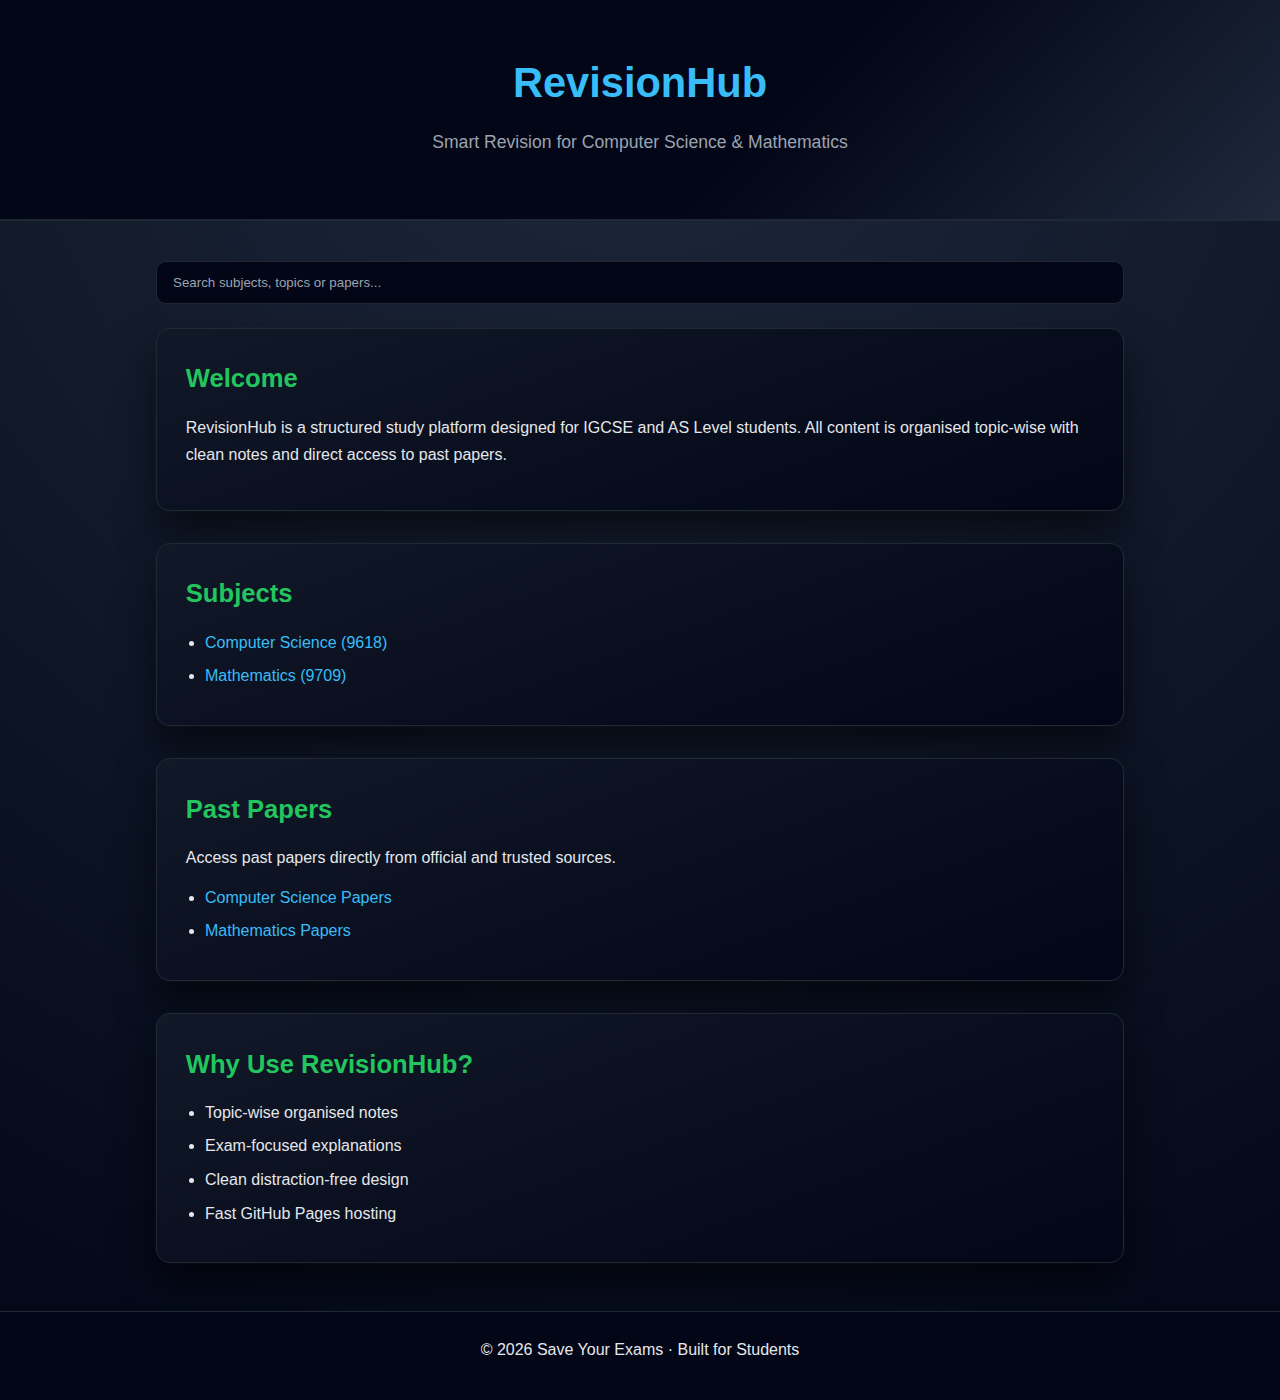
<file: index.html>
<!DOCTYPE html>
<html lang="en">
<head>
  <meta charset="UTF-8">
  <title>Save Your Exams</title>
  <link rel="stylesheet" href="css/style.css">
</head>
<body>

<!-- HEADER -->
<header class="page-header">
  <h1>RevisionHub</h1>
  <p>Smart Revision for Computer Science & Mathematics</p>
</header>

<!-- MAIN CONTENT -->
<main class="content">

  <!-- SEARCH -->
  <input
    type="text"
    class="search-bar"
    placeholder="Search subjects, topics or papers..."
    disabled
  >

  <!-- INTRO -->
  <section>
    <h2>Welcome</h2>
    <p>
      RevisionHub is a structured study platform designed for
      IGCSE and AS Level students.  
      All content is organised topic‑wise with clean notes
      and direct access to past papers.
    </p>
  </section>

  <!-- SUBJECTS -->
  <section>
    <h2>Subjects</h2>
    <ul>
      <li><a href="subjects.html">Computer Science (9618)</a></li>
      <li><a href="subjects.html">Mathematics (9709)</a></li>
    </ul>
  </section>

  <!-- PAST PAPERS -->
  <section>
    <h2>Past Papers</h2>
    <p>
      Access past papers directly from official and trusted sources.
    </p>
    <ul>
      <li><a href="past-papers.html">Computer Science Papers</a></li>
      <li><a href="past-papers.html">Mathematics Papers</a></li>
    </ul>
  </section>

  <!-- FEATURES -->
  <section>
    <h2>Why Use RevisionHub?</h2>
    <ul>
      <li>Topic‑wise organised notes</li>
      <li>Exam‑focused explanations</li>
      <li>Clean distraction‑free design</li>
      <li>Fast GitHub Pages hosting</li>
    </ul>
  </section>

</main>

<!-- FOOTER -->
<footer class="page-footer">
  <p>© 2026 Save Your Exams · Built for Students</p>
</footer>

</body>
</html>
</file>
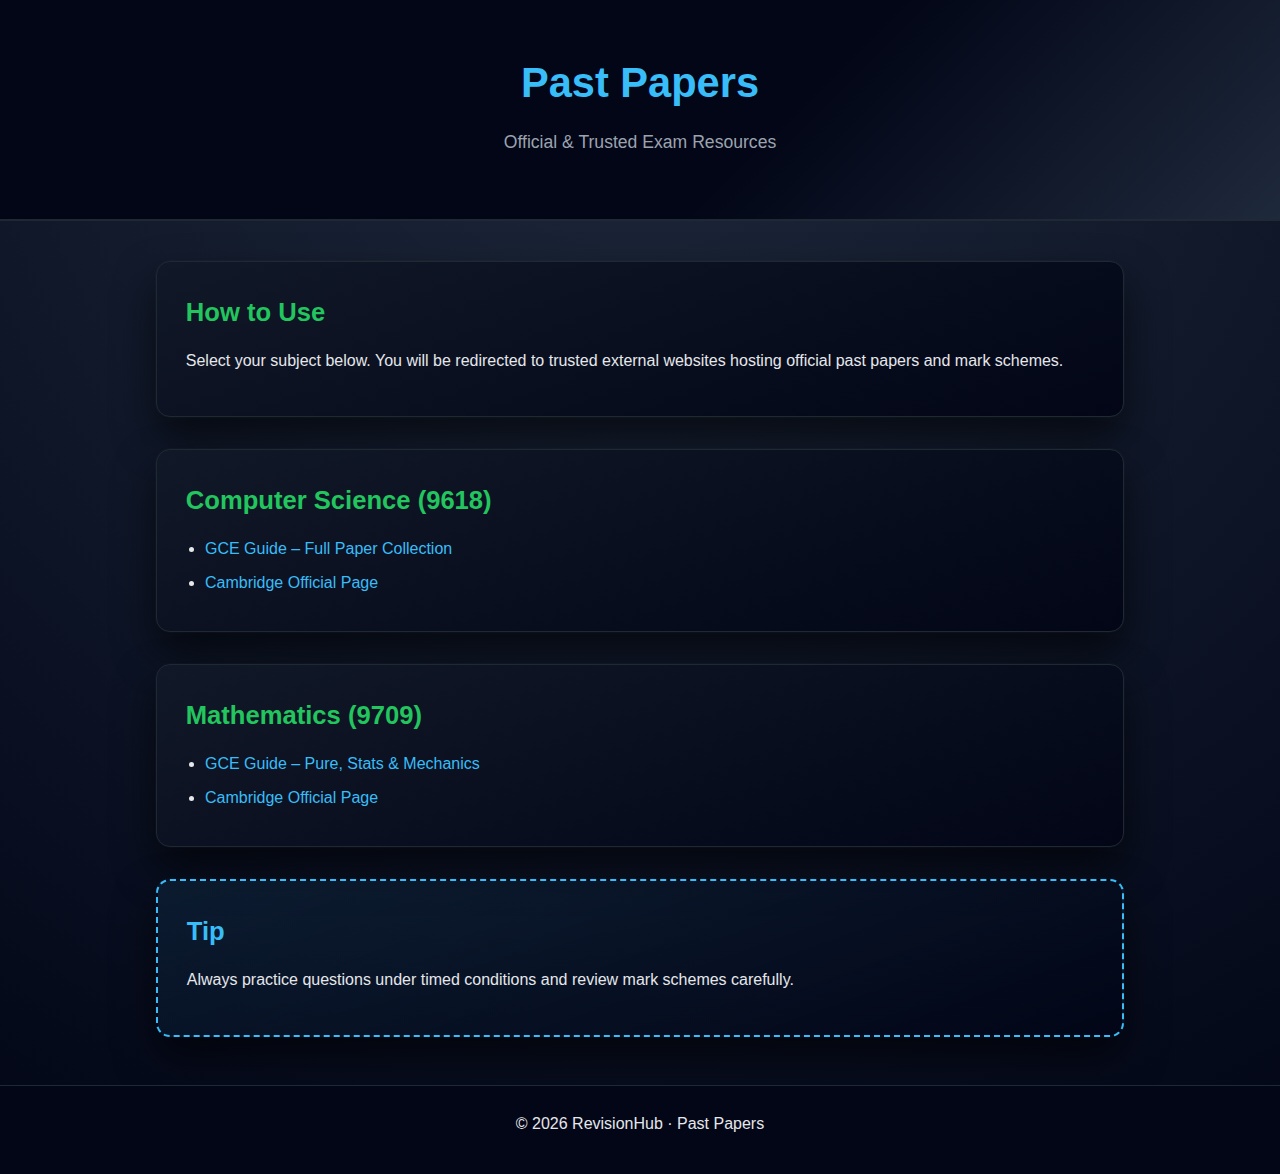
<file: past-papers.html>
<!DOCTYPE html>
<html lang="en">
<head>
  <meta charset="UTF-8">
  <title>Past Papers | RevisionHub</title>
  <link rel="stylesheet" href="css/style.css">
</head>
<body>

<!-- HEADER -->
<header class="page-header">
  <h1>Past Papers</h1>
  <p>Official & Trusted Exam Resources</p>
</header>

<!-- MAIN CONTENT -->
<main class="content">

  <!-- INTRO -->
  <section>
    <h2>How to Use</h2>
    <p>
      Select your subject below.  
      You will be redirected to trusted external websites
      hosting official past papers and mark schemes.
    </p>
  </section>

  <!-- COMPUTER SCIENCE -->
  <section>
    <h2>Computer Science (9618)</h2>
    <ul>
      <li>
        <a href="https://papers.gceguide.com/A%20Levels/Computer%20Science%20(9618)/"
           target="_blank">
          GCE Guide – Full Paper Collection
        </a>
      </li>
      <li>
        <a href="https://www.cambridgeinternational.org/programmes-and-qualifications/cambridge-international-as-and-a-level-computer-science-9618/"
           target="_blank">
          Cambridge Official Page
        </a>
      </li>
    </ul>
  </section>

  <!-- MATHEMATICS -->
  <section>
    <h2>Mathematics (9709)</h2>
    <ul>
      <li>
        <a href="https://papers.gceguide.com/A%20Levels/Mathematics%20(9709)/"
           target="_blank">
          GCE Guide – Pure, Stats & Mechanics
        </a>
      </li>
      <li>
        <a href="https://www.cambridgeinternational.org/programmes-and-qualifications/cambridge-international-as-and-a-level-mathematics-9709/"
           target="_blank">
          Cambridge Official Page
        </a>
      </li>
    </ul>
  </section>

  <!-- NOTE -->
  <section class="exam-tips">
    <h2>Tip</h2>
    <p>
      Always practice questions under timed conditions
      and review mark schemes carefully.
    </p>
  </section>

</main>

<!-- FOOTER -->
<footer class="page-footer">
  <p>© 2026 RevisionHub · Past Papers</p>
</footer>

</body>
</html>
</file>
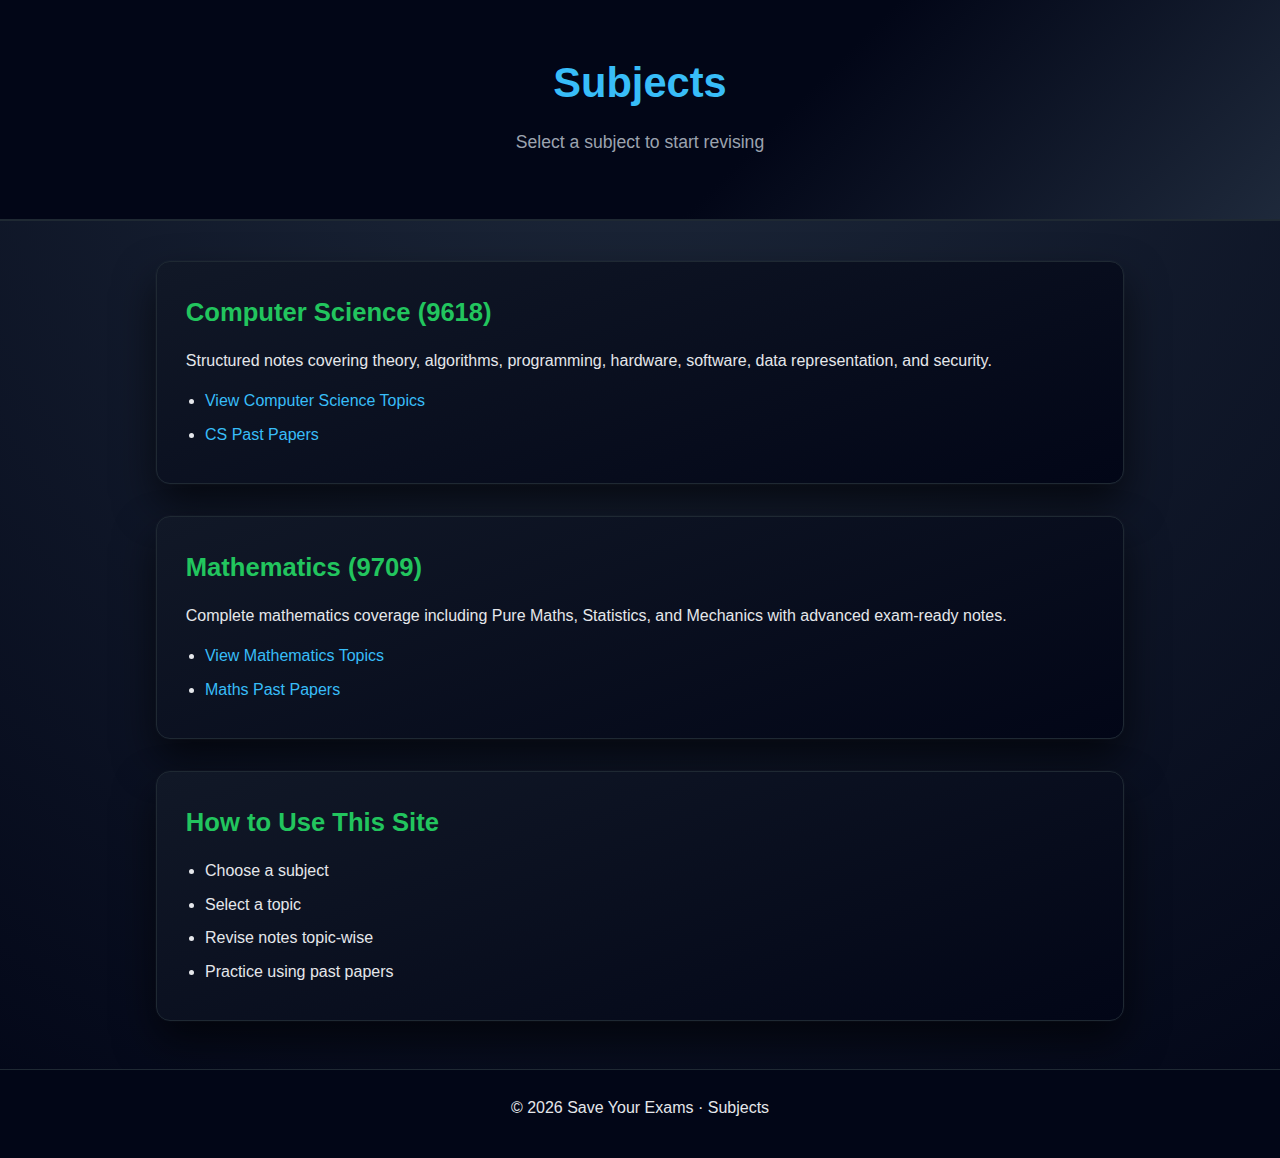
<file: subjects.html>
<!DOCTYPE html>
<html lang="en">
<head>
  <meta charset="UTF-8">
  <title>Subjects – RevisionHub</title>
  <link rel="stylesheet" href="css/style.css">
</head>
<body>

<!-- HEADER -->
<header class="page-header">
  <h1>Subjects</h1>
  <p>Select a subject to start revising</p>
</header>

<!-- MAIN CONTENT -->
<main class="content">

  <!-- COMPUTER SCIENCE -->
  <section>
    <h2>Computer Science (9618)</h2>
    <p>
      Structured notes covering theory, algorithms, programming,
      hardware, software, data representation, and security.
    </p>
    <ul>
      <li><a href="topics/topic-cs.html">View Computer Science Topics</a></li>
      <li><a href="pastpapers/9618.html">CS Past Papers</a></li>
    </ul>
  </section>

  <!-- MATHEMATICS -->
  <section>
    <h2>Mathematics (9709)</h2>
    <p>
      Complete mathematics coverage including Pure Maths,
      Statistics, and Mechanics with advanced exam‑ready notes.
    </p>
    <ul>
      <li><a href="topics/topic-maths.html">View Mathematics Topics</a></li>
      <li><a href="pastpapers/9709.html">Maths Past Papers</a></li>
    </ul>
  </section>

  <!-- INFO -->
  <section>
    <h2>How to Use This Site</h2>
    <ul>
      <li>Choose a subject</li>
      <li>Select a topic</li>
      <li>Revise notes topic‑wise</li>
      <li>Practice using past papers</li>
    </ul>
  </section>

</main>

<!-- FOOTER -->
<footer class="page-footer">
  <p>© 2026 Save Your Exams · Subjects</p>
</footer>

</body>
</html>
</file>
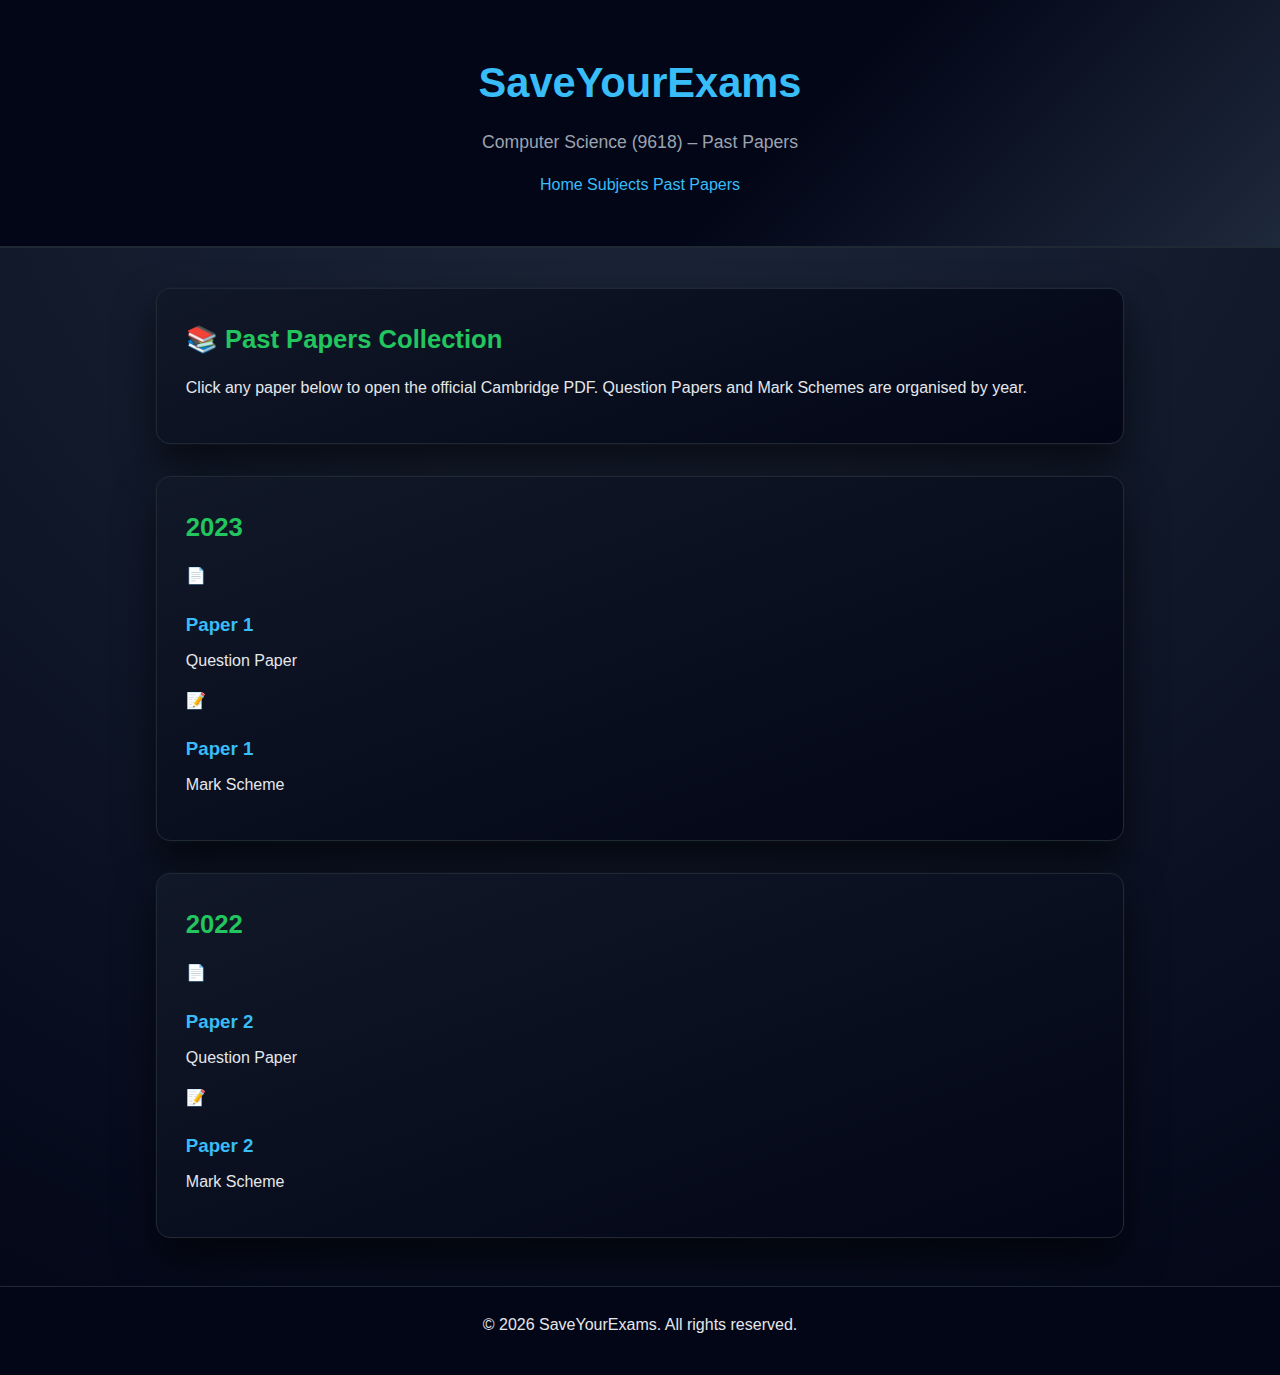
<file: pastpapers/9618.html>
<!DOCTYPE html>
<html lang="en">
<head>
  <meta charset="UTF-8">
  <title>SaveYourExams | CS 9618 Past Papers</title>
  <link rel="stylesheet" href="../css/style.css">
</head>
<body>

<header class="page-header">
  <h1>SaveYourExams</h1>
  <p>Computer Science (9618) – Past Papers</p>

  <nav class="nav">
    <a href="../index.html">Home</a>
    <a href="../subjects.html">Subjects</a>
    <a href="../past-papers.html">Past Papers</a>
  </nav>
</header>

<main class="content">

  <section class="intro-box">
    <h2>📚 Past Papers Collection</h2>
    <p>
      Click any paper below to open the official Cambridge PDF.
      Question Papers and Mark Schemes are organised by year.
    </p>
  </section>

  <!-- 2023 -->
  <section class="year-block">
    <h2>2023</h2>

    <div class="paper-grid">
      <a class="paper-card"
         href="files/9618/2023/9618_s23_qp_11.pdf"
         target="_blank">
        <span class="paper-icon">📄</span>
        <div>
          <h3>Paper 1</h3>
          <p>Question Paper</p>
        </div>
      </a>

      <a class="paper-card"
         href="files/9618/2023/9618_s23_ms_11.pdf"
         target="_blank">
        <span class="paper-icon">📝</span>
        <div>
          <h3>Paper 1</h3>
          <p>Mark Scheme</p>
        </div>
      </a>
    </div>
  </section>

  <!-- 2022 -->
  <section class="year-block">
    <h2>2022</h2>

    <div class="paper-grid">
      <a class="paper-card"
         href="files/9618/2022/9618_w22_qp_12.pdf"
         target="_blank">
        <span class="paper-icon">📄</span>
        <div>
          <h3>Paper 2</h3>
          <p>Question Paper</p>
        </div>
      </a>

      <a class="paper-card"
         href="files/9618/2022/9618_w22_ms_12.pdf"
         target="_blank">
        <span class="paper-icon">📝</span>
        <div>
          <h3>Paper 2</h3>
          <p>Mark Scheme</p>
        </div>
      </a>
    </div>
  </section>

</main>

<footer class="page-footer">
  <p>© 2026 SaveYourExams. All rights reserved.</p>
</footer>

</body>
</html>
</file>
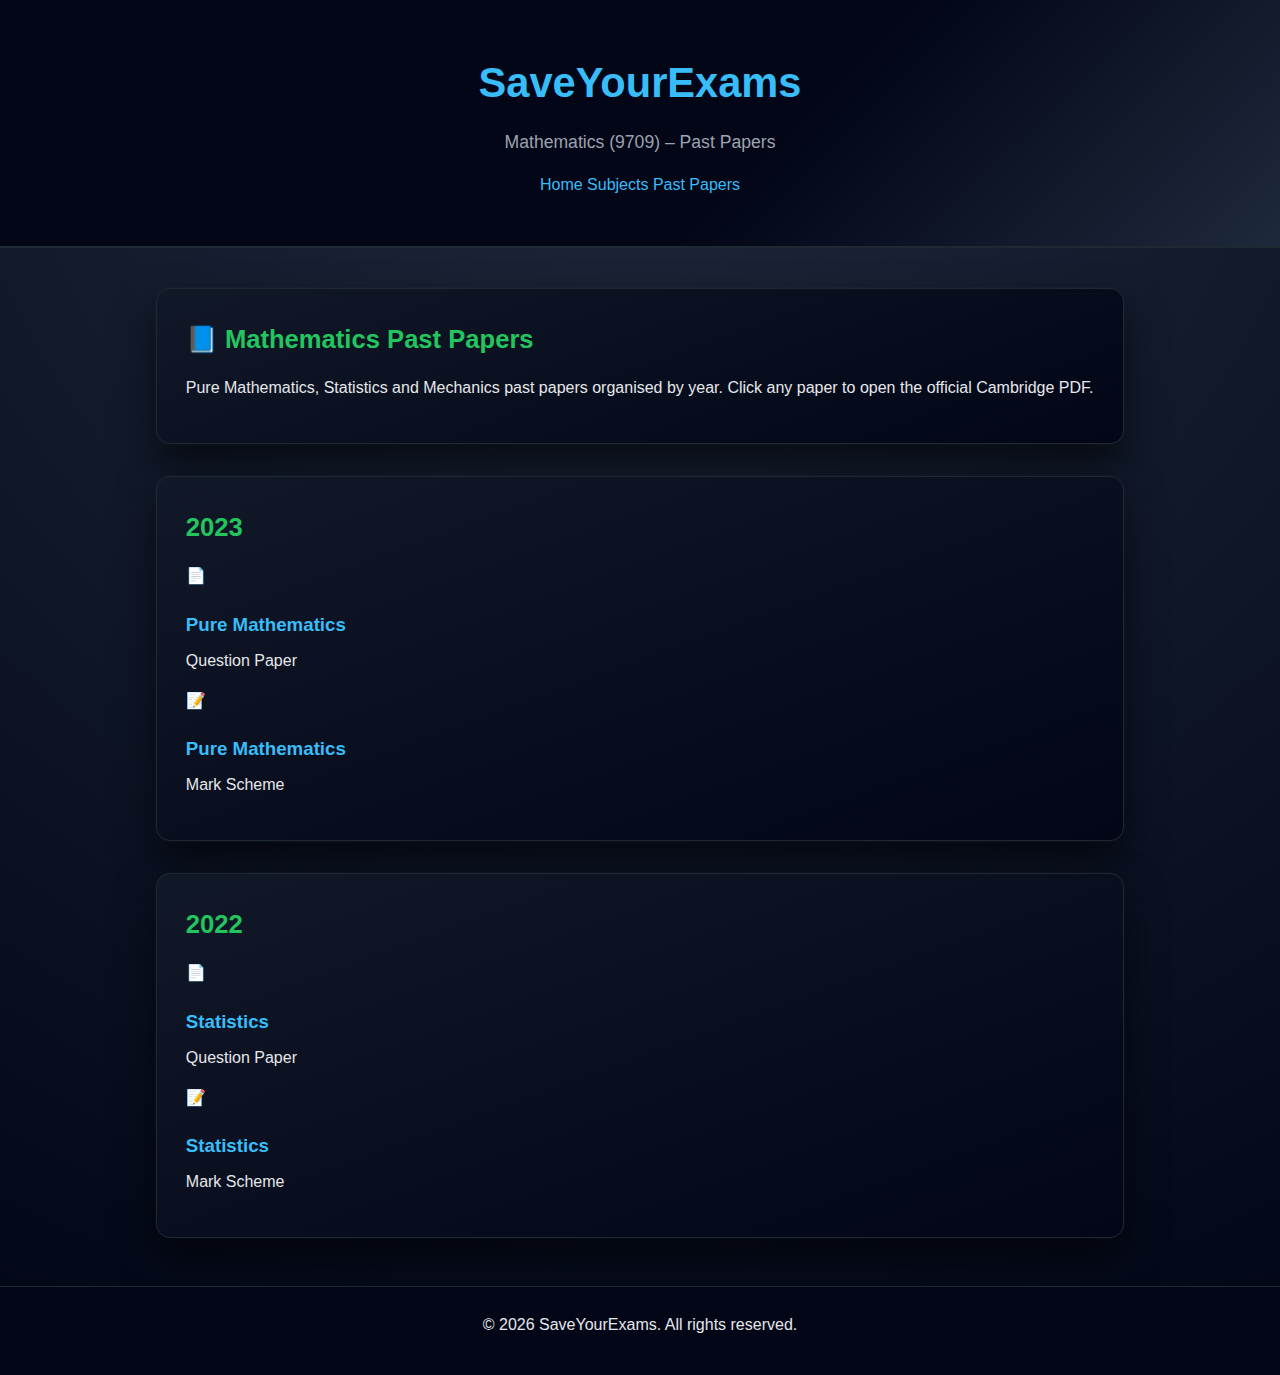
<file: pastpapers/9709.html>
<!DOCTYPE html>
<html lang="en">
<head>
  <meta charset="UTF-8">
  <title>SaveYourExams | Mathematics 9709 Past Papers</title>
  <link rel="stylesheet" href="../css/style.css">
</head>
<body>

<header class="page-header">
  <h1>SaveYourExams</h1>
  <p>Mathematics (9709) – Past Papers</p>

  <nav class="nav">
    <a href="../index.html">Home</a>
    <a href="../subjects.html">Subjects</a>
    <a href="../past-papers.html">Past Papers</a>
  </nav>
</header>

<main class="content">

  <section class="intro-box">
    <h2>📘 Mathematics Past Papers</h2>
    <p>
      Pure Mathematics, Statistics and Mechanics past papers organised by year.
      Click any paper to open the official Cambridge PDF.
    </p>
  </section>

  <!-- 2023 -->
  <section class="year-block">
    <h2>2023</h2>

    <div class="paper-grid">
      <a class="paper-card"
         href="files/9709/2023/9709_s23_qp_12.pdf"
         target="_blank">
        <span class="paper-icon">📄</span>
        <div>
          <h3>Pure Mathematics</h3>
          <p>Question Paper</p>
        </div>
      </a>

      <a class="paper-card"
         href="files/9709/2023/9709_s23_ms_12.pdf"
         target="_blank">
        <span class="paper-icon">📝</span>
        <div>
          <h3>Pure Mathematics</h3>
          <p>Mark Scheme</p>
        </div>
      </a>
    </div>
  </section>

  <!-- 2022 -->
  <section class="year-block">
    <h2>2022</h2>

    <div class="paper-grid">
      <a class="paper-card"
         href="files/9709/2022/9709_w22_qp_32.pdf"
         target="_blank">
        <span class="paper-icon">📄</span>
        <div>
          <h3>Statistics</h3>
          <p>Question Paper</p>
        </div>
      </a>

      <a class="paper-card"
         href="files/9709/2022/9709_w22_ms_32.pdf"
         target="_blank">
        <span class="paper-icon">📝</span>
        <div>
          <h3>Statistics</h3>
          <p>Mark Scheme</p>
        </div>
      </a>
    </div>
  </section>

</main>

<footer class="page-footer">
  <p>© 2026 SaveYourExams. All rights reserved.</p>
</footer>

</body>
</html>
</file>
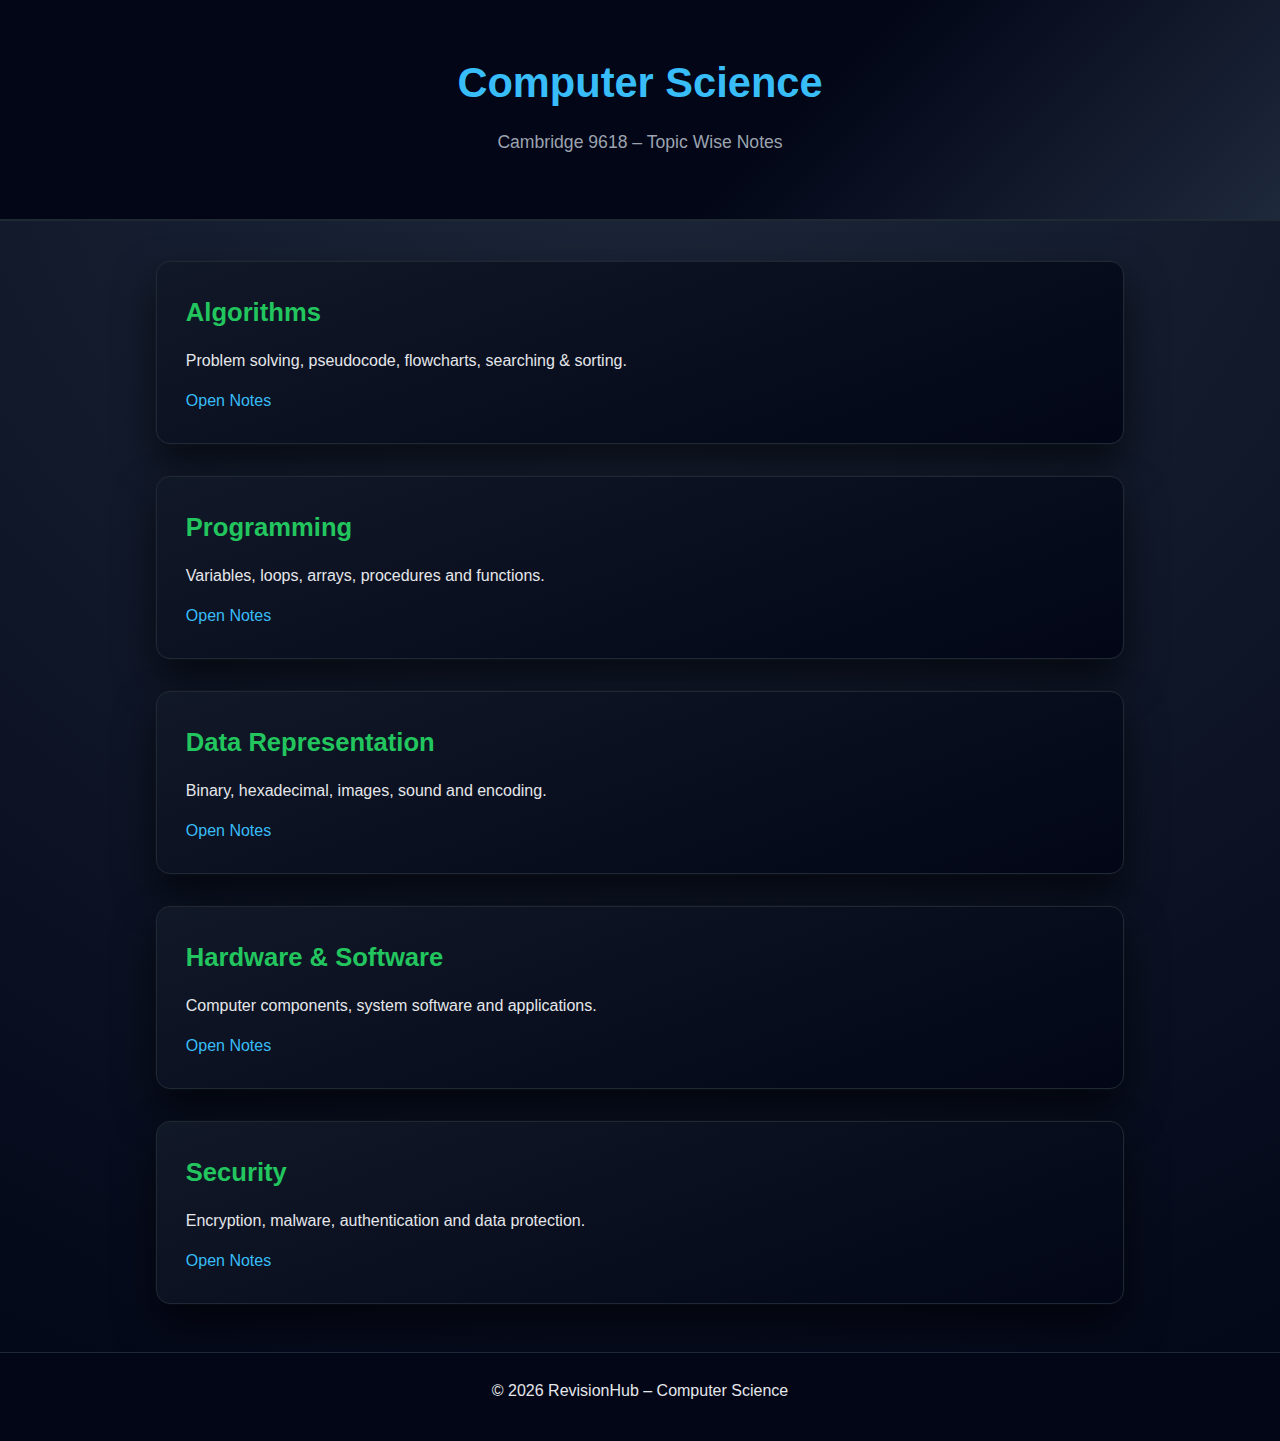
<file: topics/topic-cs.html>
<!DOCTYPE html>
<html lang="en">
<head>
  <meta charset="UTF-8">
  <title>Computer Science Topics</title>
  <link rel="stylesheet" href="../css/style.css">
</head>
<body>

<header class="page-header">
  <h1>Computer Science</h1>
  <p>Cambridge 9618 – Topic Wise Notes</p>
</header>

<main class="content">

  <section>
    <h2>Algorithms</h2>
    <p>Problem solving, pseudocode, flowcharts, searching & sorting.</p>
    <a href="../notes/cs/notes-algorithms.html">Open Notes</a>
  </section>

  <section>
    <h2>Programming</h2>
    <p>Variables, loops, arrays, procedures and functions.</p>
    <a href="../notes/cs/notes-programming.html">Open Notes</a>
  </section>

  <section>
    <h2>Data Representation</h2>
    <p>Binary, hexadecimal, images, sound and encoding.</p>
    <a href="../notes/cs/notes-datarepresentation.html">Open Notes</a>
  </section>

  <section>
    <h2>Hardware & Software</h2>
    <p>Computer components, system software and applications.</p>
    <a href="../notes/cs/notes-hardware-software.html">Open Notes</a>
  </section>

  <section>
    <h2>Security</h2>
    <p>Encryption, malware, authentication and data protection.</p>
    <a href="../notes/cs/notes-security.html">Open Notes</a>
  </section>

</main>

<footer class="page-footer">
  <p>© 2026 RevisionHub – Computer Science</p>
</footer>

</body>
</html>
</file>
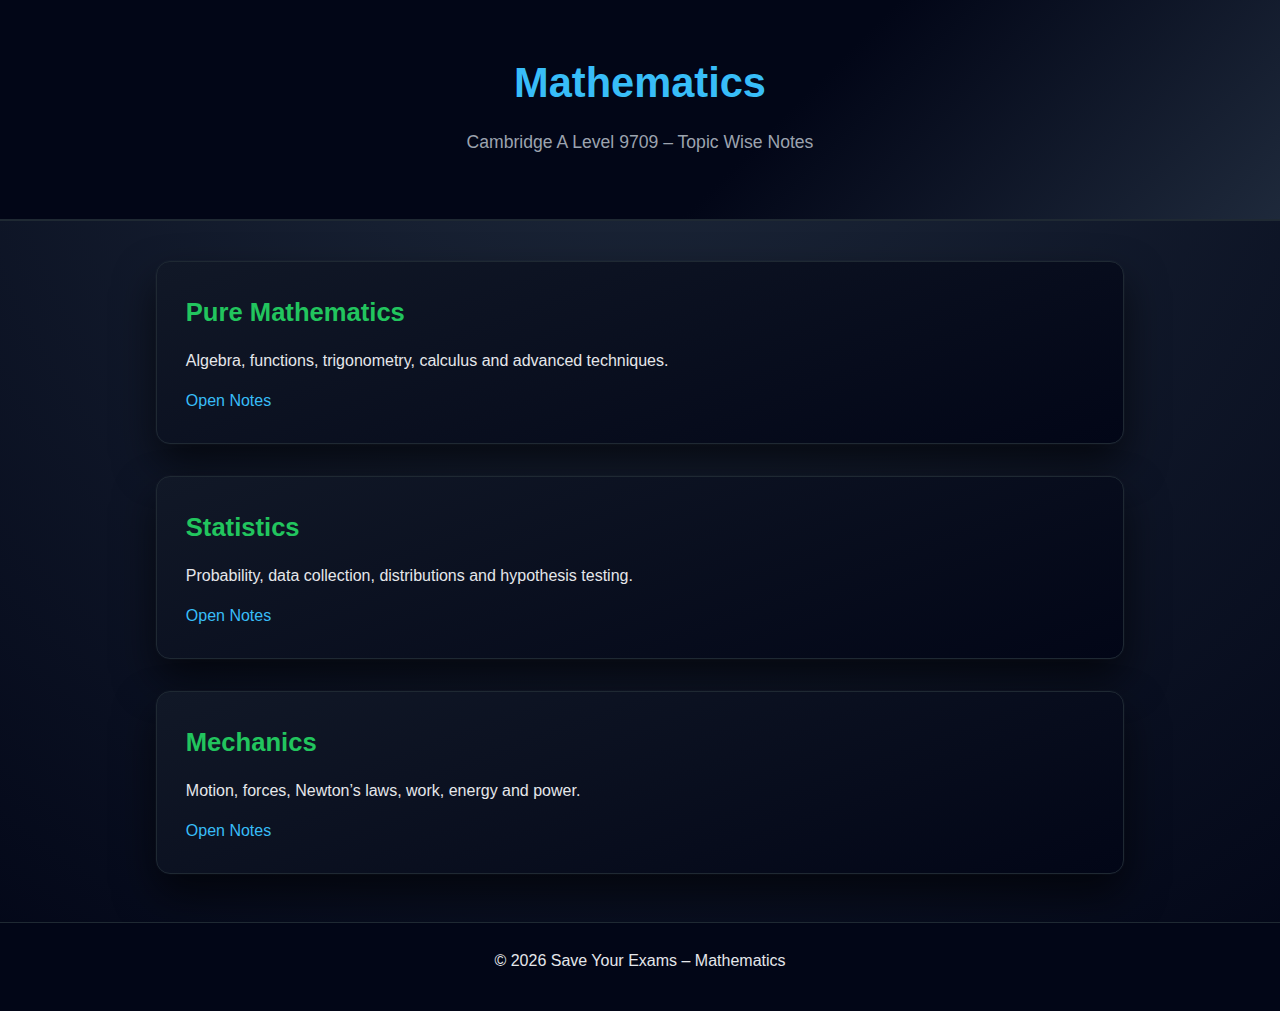
<file: topics/topic-maths.html>
<!DOCTYPE html>
<html lang="en">
<head>
  <meta charset="UTF-8">
  <title>Mathematics Topics</title>
  <link rel="stylesheet" href="../css/style.css">
</head>
<body>

<header class="page-header">
  <h1>Mathematics</h1>
  <p>Cambridge A Level 9709 – Topic Wise Notes</p>
</header>

<main class="content">

  <section class="topic-card">
    <h2>Pure Mathematics</h2>
    <p>
      Algebra, functions, trigonometry, calculus and advanced techniques.
    </p>
    <a class="btn" href="../notes/maths/pure-maths.html">Open Notes</a>
  </section>

  <section class="topic-card">
    <h2>Statistics</h2>
    <p>
      Probability, data collection, distributions and hypothesis testing.
    </p>
    <a class="btn" href="../notes/maths/statistics.html">Open Notes</a>
  </section>

  <section class="topic-card">
    <h2>Mechanics</h2>
    <p>
      Motion, forces, Newton’s laws, work, energy and power.
    </p>
    <a class="btn" href="../notes/maths/mechanics.html">Open Notes</a>
  </section>

</main>

<footer class="page-footer">
  <p>© 2026 Save Your Exams – Mathematics</p>
</footer>

</body>
</html>
</file>
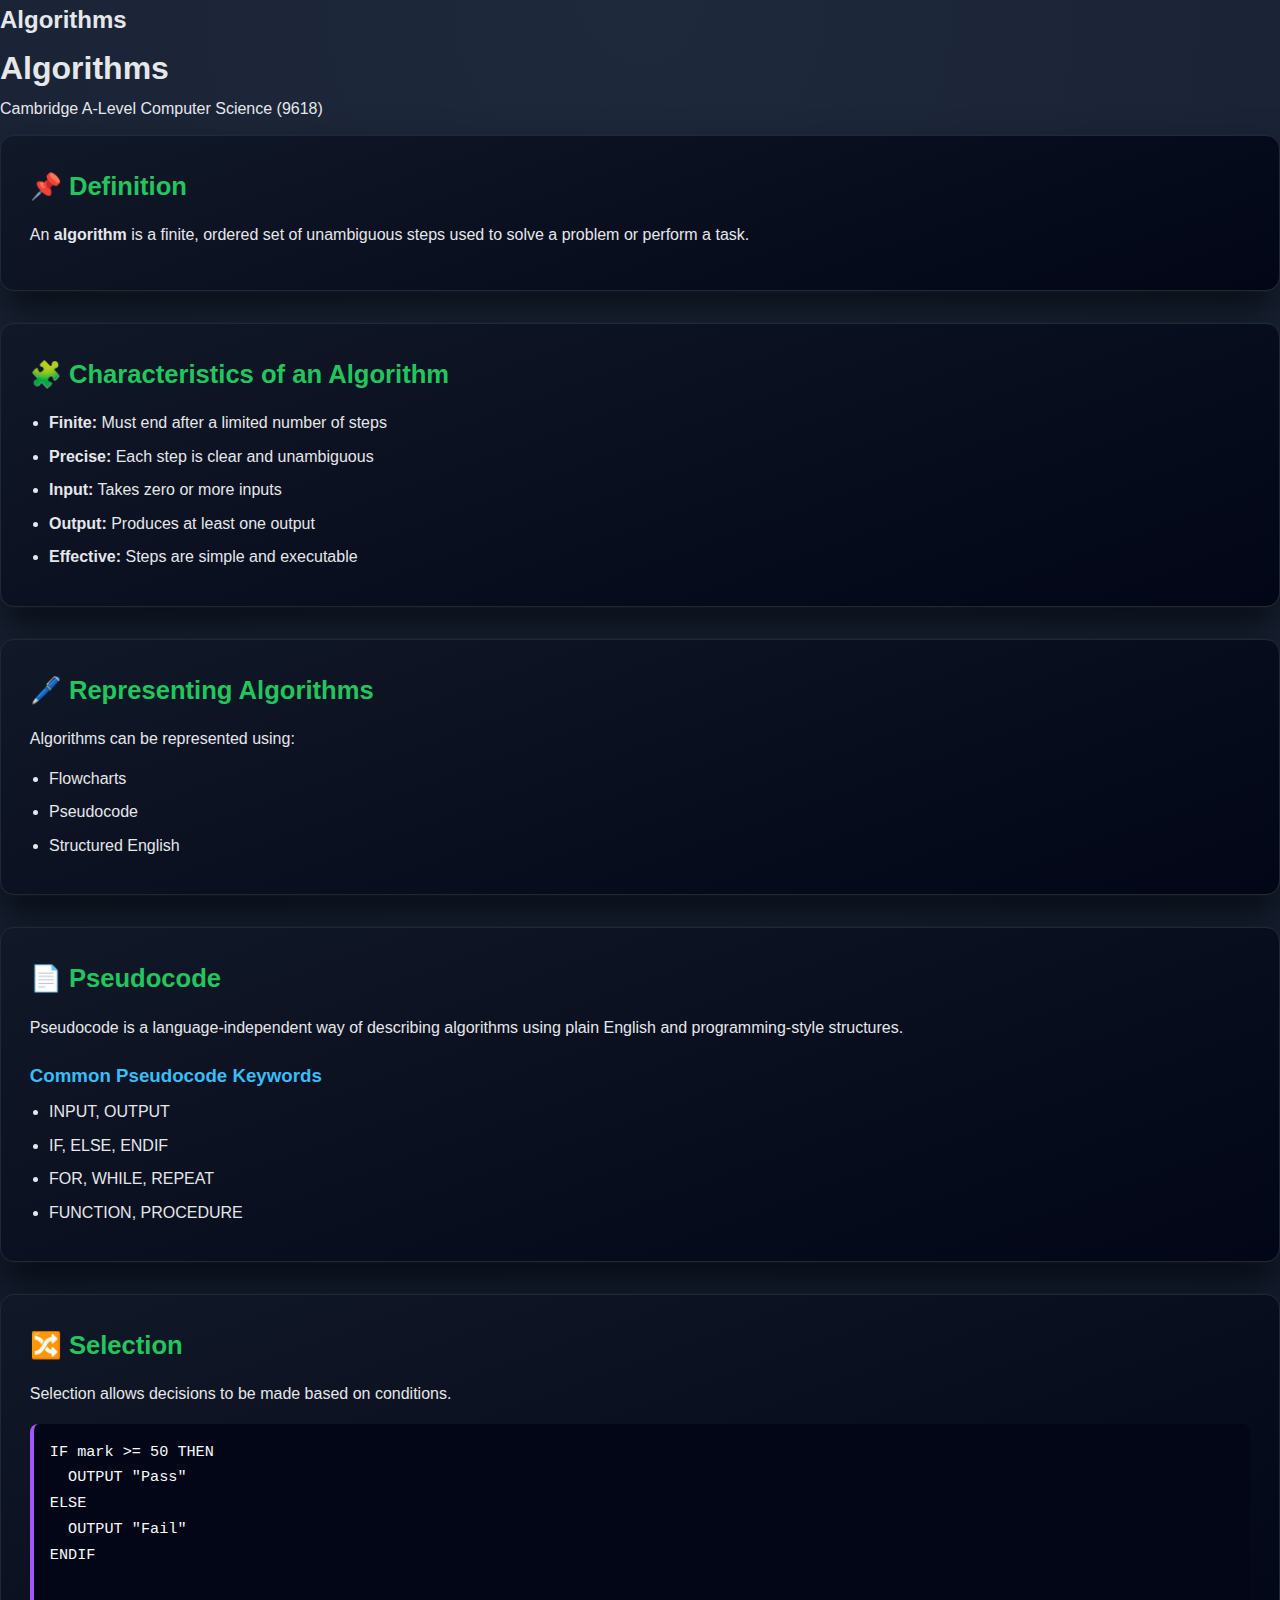
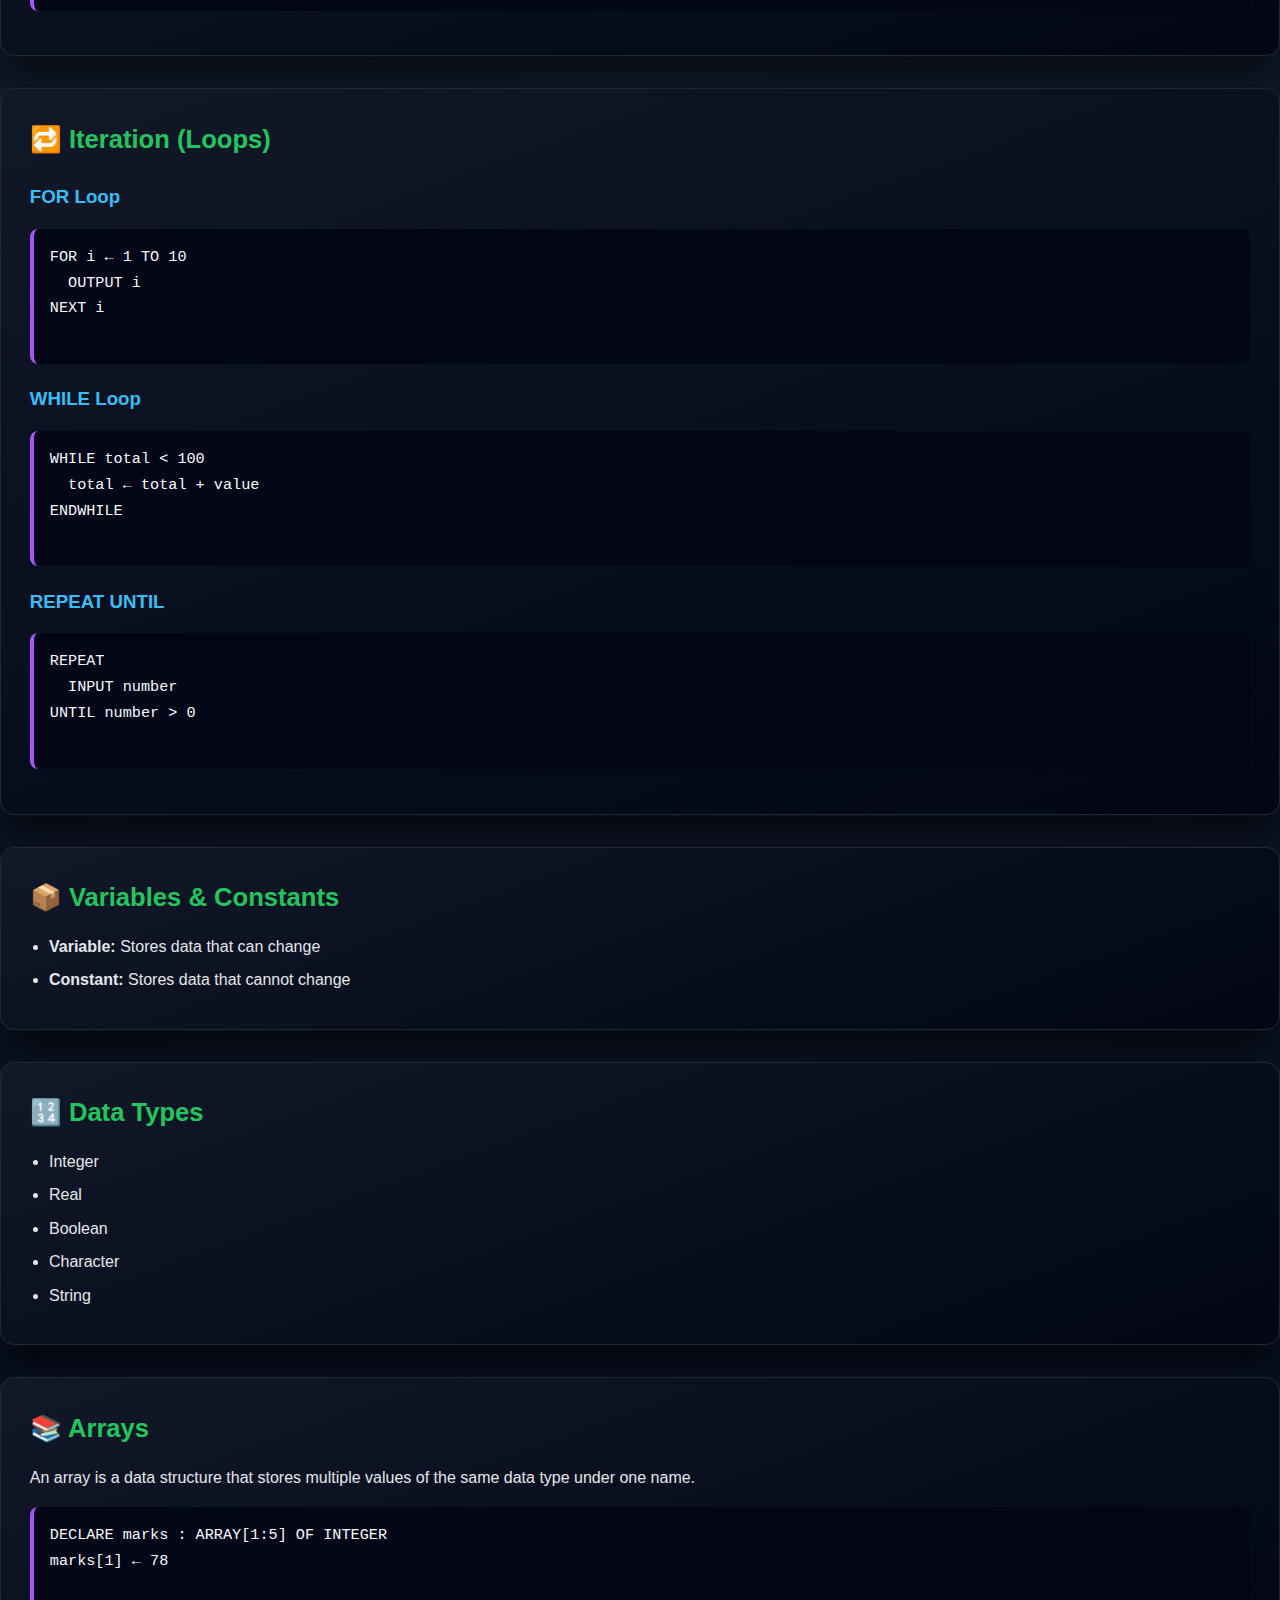
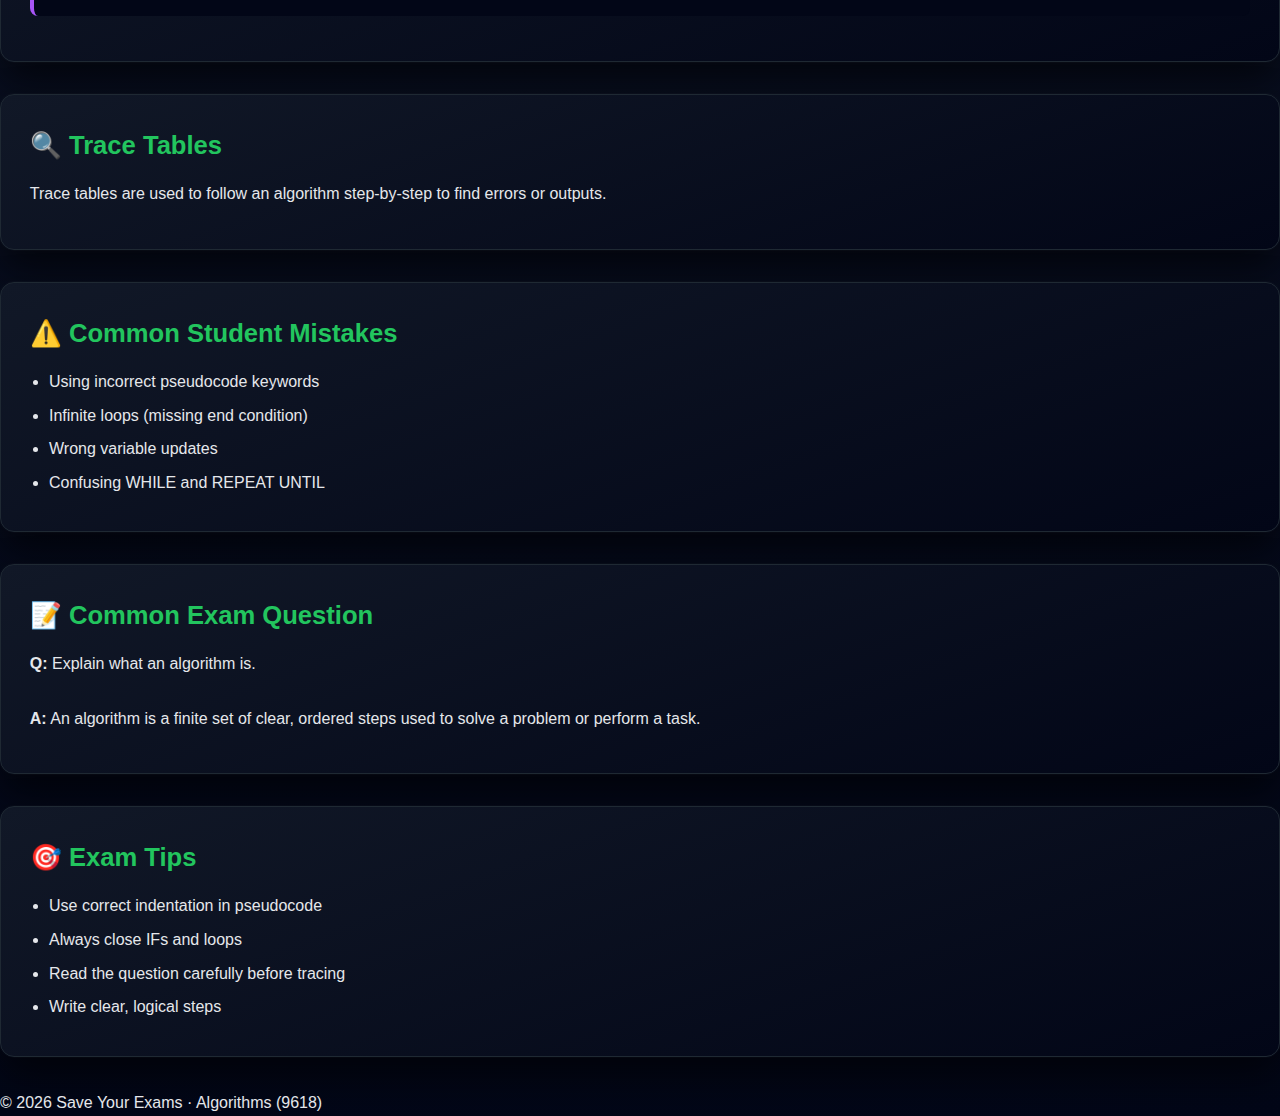
<file: notes/cs/notes-algorithms.html>
<!DOCTYPE html>
<html lang="en">
<head>
  <meta charset="UTF-8">
  <title>Algorithms | RevisionHub</title>
  <meta name="viewport" content="width=device-width, initial-scale=1.0">
  <link rel="stylesheet" href="../../../css/style.css">
</head>
<body>

<header class="topbar">
  <h2>Algorithms</h2>
</header>

<main class="page notes-page">

<h1>Algorithms</h1>
<p class="page-desc">Cambridge A‑Level Computer Science (9618)</p>

<!-- ================= DEFINITIONS ================= -->
<section class="note-section">
  <h2>📌 Definition</h2>
  <p>
    An <strong>algorithm</strong> is a finite, ordered set of unambiguous steps
    used to solve a problem or perform a task.
  </p>
</section>

<!-- ================= CHARACTERISTICS ================= -->
<section class="note-section">
  <h2>🧩 Characteristics of an Algorithm</h2>
  <ul>
    <li><strong>Finite:</strong> Must end after a limited number of steps</li>
    <li><strong>Precise:</strong> Each step is clear and unambiguous</li>
    <li><strong>Input:</strong> Takes zero or more inputs</li>
    <li><strong>Output:</strong> Produces at least one output</li>
    <li><strong>Effective:</strong> Steps are simple and executable</li>
  </ul>
</section>

<!-- ================= REPRESENTATION ================= -->
<section class="note-section">
  <h2>🖊️ Representing Algorithms</h2>
  <p>Algorithms can be represented using:</p>
  <ul>
    <li>Flowcharts</li>
    <li>Pseudocode</li>
    <li>Structured English</li>
  </ul>
</section>

<!-- ================= PSEUDOCODE ================= -->
<section class="note-section">
  <h2>📄 Pseudocode</h2>
  <p>
    Pseudocode is a language‑independent way of describing algorithms
    using plain English and programming‑style structures.
  </p>

  <h3>Common Pseudocode Keywords</h3>
  <ul>
    <li>INPUT, OUTPUT</li>
    <li>IF, ELSE, ENDIF</li>
    <li>FOR, WHILE, REPEAT</li>
    <li>FUNCTION, PROCEDURE</li>
  </ul>
</section>

<!-- ================= SELECTION ================= -->
<section class="note-section">
  <h2>🔀 Selection</h2>
  <p>Selection allows decisions to be made based on conditions.</p>

  <pre>
IF mark >= 50 THEN
  OUTPUT "Pass"
ELSE
  OUTPUT "Fail"
ENDIF
  </pre>
</section>

<!-- ================= ITERATION ================= -->
<section class="note-section">
  <h2>🔁 Iteration (Loops)</h2>

  <h3>FOR Loop</h3>
  <pre>
FOR i ← 1 TO 10
  OUTPUT i
NEXT i
  </pre>

  <h3>WHILE Loop</h3>
  <pre>
WHILE total < 100
  total ← total + value
ENDWHILE
  </pre>

  <h3>REPEAT UNTIL</h3>
  <pre>
REPEAT
  INPUT number
UNTIL number > 0
  </pre>
</section>

<!-- ================= VARIABLES ================= -->
<section class="note-section">
  <h2>📦 Variables & Constants</h2>
  <ul>
    <li><strong>Variable:</strong> Stores data that can change</li>
    <li><strong>Constant:</strong> Stores data that cannot change</li>
  </ul>
</section>

<!-- ================= DATA TYPES ================= -->
<section class="note-section">
  <h2>🔢 Data Types</h2>
  <ul>
    <li>Integer</li>
    <li>Real</li>
    <li>Boolean</li>
    <li>Character</li>
    <li>String</li>
  </ul>
</section>

<!-- ================= ARRAYS ================= -->
<section class="note-section">
  <h2>📚 Arrays</h2>
  <p>
    An array is a data structure that stores multiple values of the same
    data type under one name.
  </p>

  <pre>
DECLARE marks : ARRAY[1:5] OF INTEGER
marks[1] ← 78
  </pre>
</section>

<!-- ================= TRACE TABLES ================= -->
<section class="note-section">
  <h2>🔍 Trace Tables</h2>
  <p>
    Trace tables are used to follow an algorithm step‑by‑step
    to find errors or outputs.
  </p>
</section>

<!-- ================= COMMON ERRORS ================= -->
<section class="note-section exam">
  <h2>⚠️ Common Student Mistakes</h2>
  <ul>
    <li>Using incorrect pseudocode keywords</li>
    <li>Infinite loops (missing end condition)</li>
    <li>Wrong variable updates</li>
    <li>Confusing WHILE and REPEAT UNTIL</li>
  </ul>
</section>

<!-- ================= EXAM QUESTIONS ================= -->
<section class="note-section">
  <h2>📝 Common Exam Question</h2>
  <p>
    <strong>Q:</strong> Explain what an algorithm is. <br><br>
    <strong>A:</strong> An algorithm is a finite set of clear, ordered steps
    used to solve a problem or perform a task.
  </p>
</section>

<!-- ================= EXAM TIPS ================= -->
<section class="note-section exam">
  <h2>🎯 Exam Tips</h2>
  <ul>
    <li>Use correct indentation in pseudocode</li>
    <li>Always close IFs and loops</li>
    <li>Read the question carefully before tracing</li>
    <li>Write clear, logical steps</li>
  </ul>
</section>

</main>

<footer class="footer">
  © 2026  Save Your Exams · Algorithms (9618)
</footer>

</body>
</html>
</file>
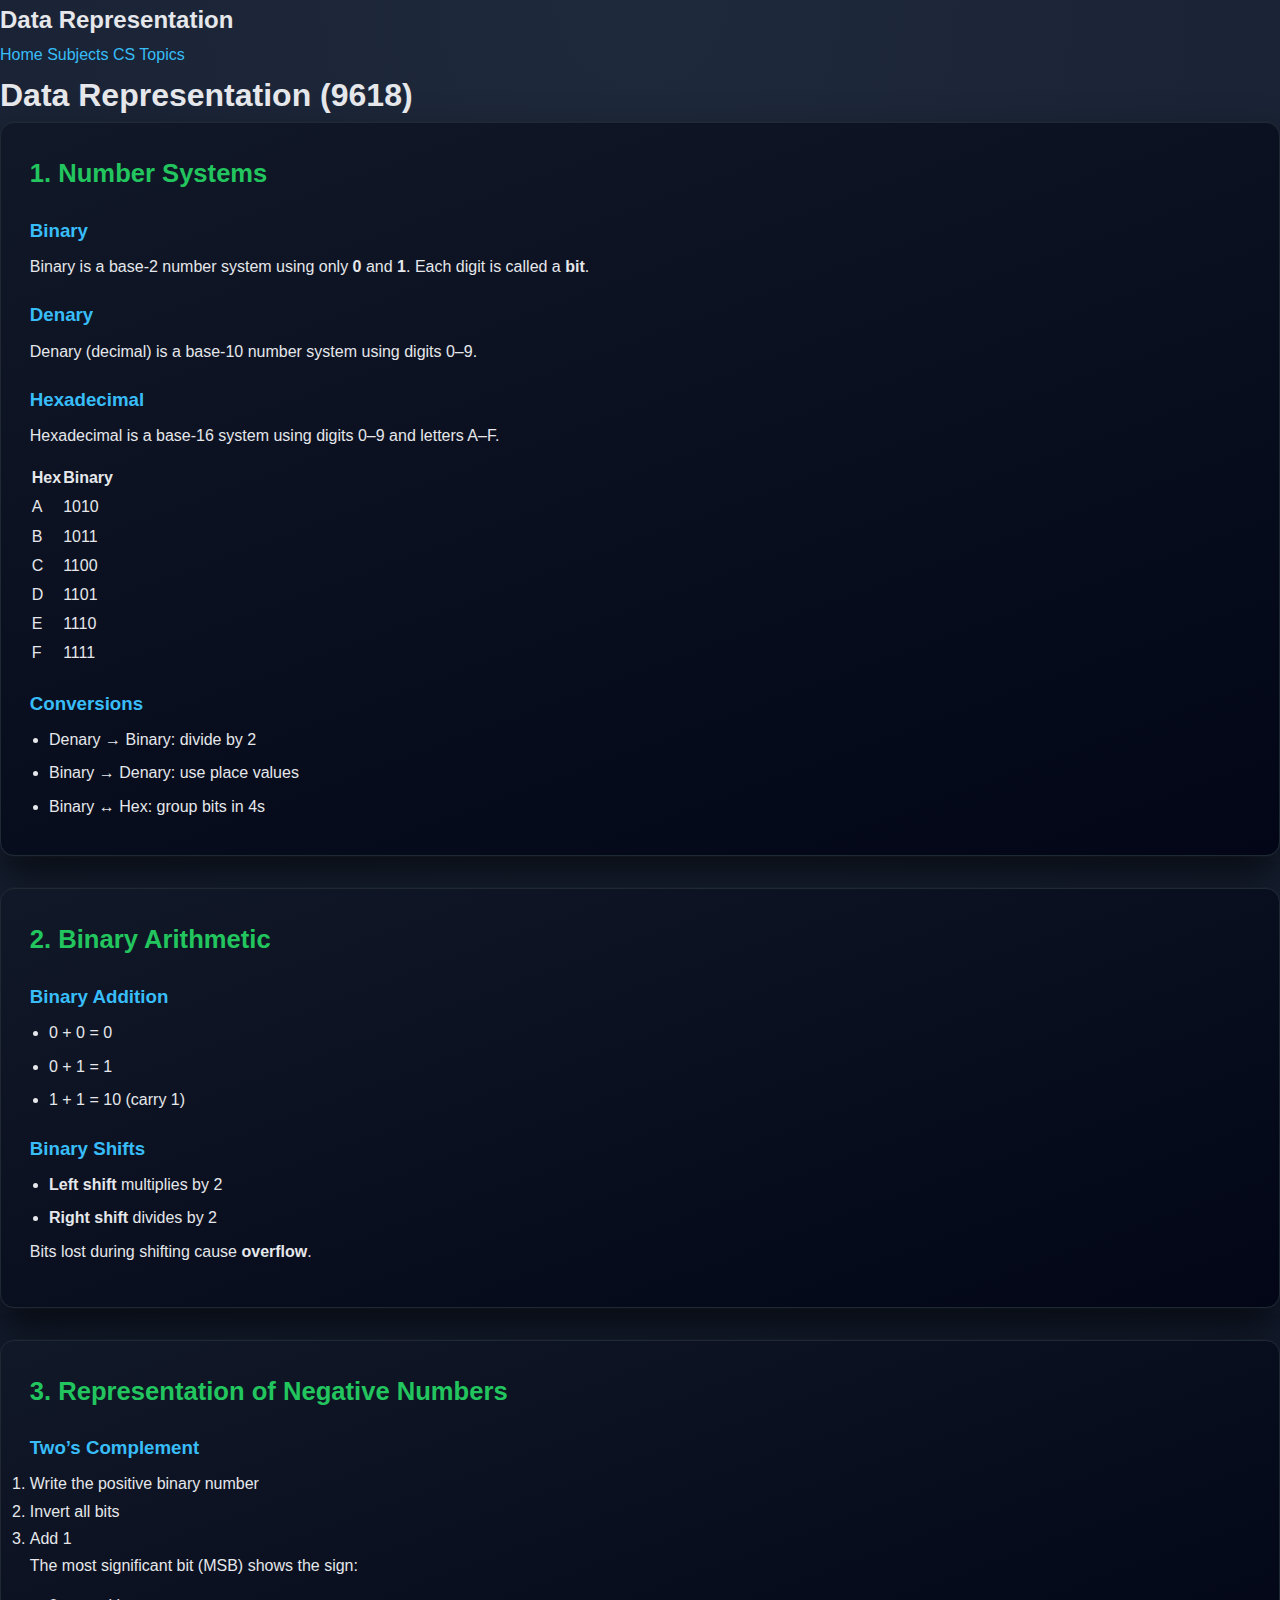
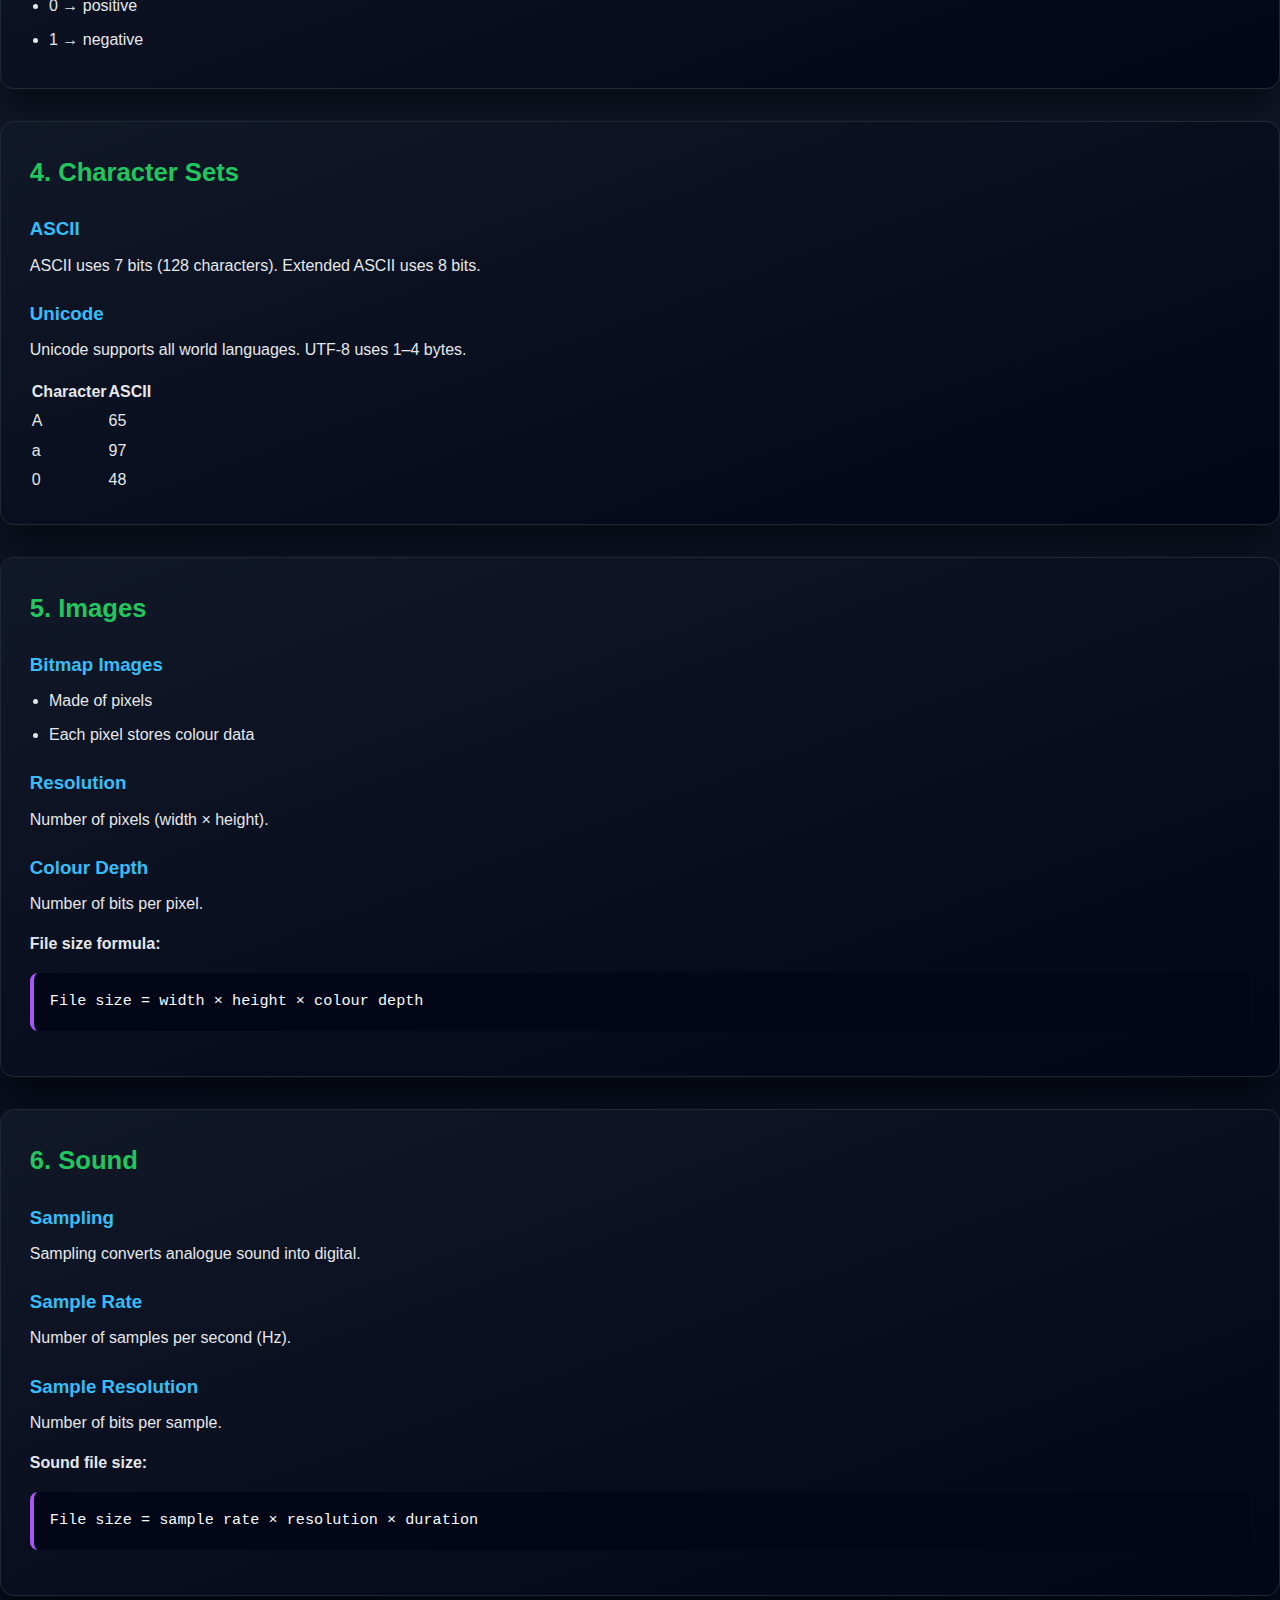
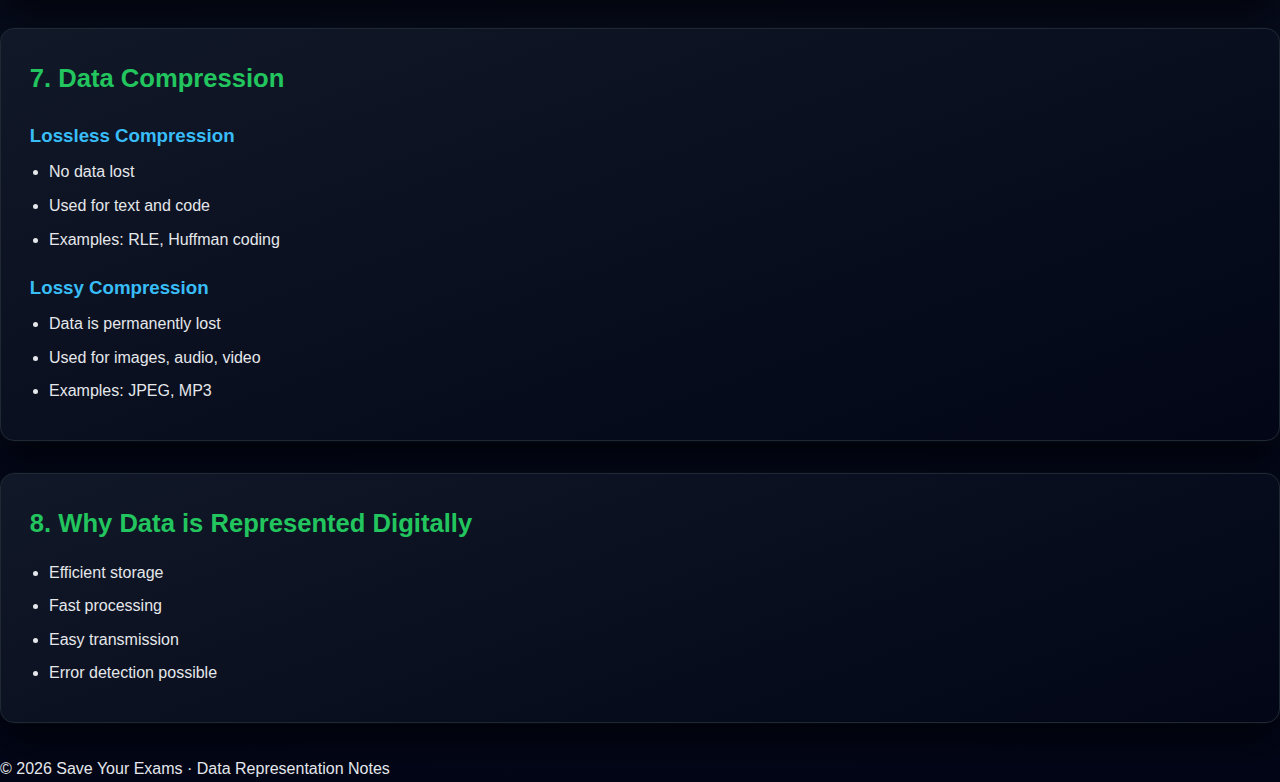
<file: notes/cs/notes-datarepresentation.html>
<!DOCTYPE html>
<html lang="en">
<head>
  <meta charset="UTF-8">
  <title>Data Representation | CS Notes</title>
  <meta name="viewport" content="width=device-width, initial-scale=1.0">
  <link rel="stylesheet" href="../../css/style.css">
</head>
<body>

<header class="topbar">
  <h2>Data Representation</h2>
  <nav>
    <a href="../../index.html">Home</a>
    <a href="../../subjects.html">Subjects</a>
    <a href="../../topics/topic-cs.html">CS Topics</a>
  </nav>
</header>

<main class="page notes-page">

<h1>Data Representation (9618)</h1>

<!-- ================== SECTION 1 ================== -->
<section class="note-section">
<h2>1. Number Systems</h2>

<h3>Binary</h3>
<p>
Binary is a base‑2 number system using only <b>0</b> and <b>1</b>.
Each digit is called a <b>bit</b>.
</p>

<h3>Denary</h3>
<p>
Denary (decimal) is a base‑10 number system using digits 0–9.
</p>

<h3>Hexadecimal</h3>
<p>
Hexadecimal is a base‑16 system using digits 0–9 and letters A–F.
</p>

<table class="note-table">
<tr><th>Hex</th><th>Binary</th></tr>
<tr><td>A</td><td>1010</td></tr>
<tr><td>B</td><td>1011</td></tr>
<tr><td>C</td><td>1100</td></tr>
<tr><td>D</td><td>1101</td></tr>
<tr><td>E</td><td>1110</td></tr>
<tr><td>F</td><td>1111</td></tr>
</table>

<h3>Conversions</h3>
<ul>
  <li>Denary → Binary: divide by 2</li>
  <li>Binary → Denary: use place values</li>
  <li>Binary ↔ Hex: group bits in 4s</li>
</ul>
</section>

<!-- ================== SECTION 2 ================== -->
<section class="note-section">
<h2>2. Binary Arithmetic</h2>

<h3>Binary Addition</h3>
<ul>
  <li>0 + 0 = 0</li>
  <li>0 + 1 = 1</li>
  <li>1 + 1 = 10 (carry 1)</li>
</ul>

<h3>Binary Shifts</h3>
<ul>
  <li><b>Left shift</b> multiplies by 2</li>
  <li><b>Right shift</b> divides by 2</li>
</ul>

<p>
Bits lost during shifting cause <b>overflow</b>.
</p>
</section>

<!-- ================== SECTION 3 ================== -->
<section class="note-section">
<h2>3. Representation of Negative Numbers</h2>

<h3>Two’s Complement</h3>
<ol>
  <li>Write the positive binary number</li>
  <li>Invert all bits</li>
  <li>Add 1</li>
</ol>

<p>
The most significant bit (MSB) shows the sign:
</p>
<ul>
  <li>0 → positive</li>
  <li>1 → negative</li>
</ul>
</section>

<!-- ================== SECTION 4 ================== -->
<section class="note-section">
<h2>4. Character Sets</h2>

<h3>ASCII</h3>
<p>
ASCII uses 7 bits (128 characters). Extended ASCII uses 8 bits.
</p>

<h3>Unicode</h3>
<p>
Unicode supports all world languages. UTF‑8 uses 1–4 bytes.
</p>

<table class="note-table">
<tr><th>Character</th><th>ASCII</th></tr>
<tr><td>A</td><td>65</td></tr>
<tr><td>a</td><td>97</td></tr>
<tr><td>0</td><td>48</td></tr>
</table>
</section>

<!-- ================== SECTION 5 ================== -->
<section class="note-section">
<h2>5. Images</h2>

<h3>Bitmap Images</h3>
<ul>
  <li>Made of pixels</li>
  <li>Each pixel stores colour data</li>
</ul>

<h3>Resolution</h3>
<p>
Number of pixels (width × height).
</p>

<h3>Colour Depth</h3>
<p>
Number of bits per pixel.
</p>

<p><b>File size formula:</b></p>
<pre>
File size = width × height × colour depth
</pre>
</section>

<!-- ================== SECTION 6 ================== -->
<section class="note-section">
<h2>6. Sound</h2>

<h3>Sampling</h3>
<p>
Sampling converts analogue sound into digital.
</p>

<h3>Sample Rate</h3>
<p>
Number of samples per second (Hz).
</p>

<h3>Sample Resolution</h3>
<p>
Number of bits per sample.
</p>

<p><b>Sound file size:</b></p>
<pre>
File size = sample rate × resolution × duration
</pre>
</section>

<!-- ================== SECTION 7 ================== -->
<section class="note-section">
<h2>7. Data Compression</h2>

<h3>Lossless Compression</h3>
<ul>
  <li>No data lost</li>
  <li>Used for text and code</li>
  <li>Examples: RLE, Huffman coding</li>
</ul>

<h3>Lossy Compression</h3>
<ul>
  <li>Data is permanently lost</li>
  <li>Used for images, audio, video</li>
  <li>Examples: JPEG, MP3</li>
</ul>
</section>

<!-- ================== SECTION 8 ================== -->
<section class="note-section">
<h2>8. Why Data is Represented Digitally</h2>
<ul>
  <li>Efficient storage</li>
  <li>Fast processing</li>
  <li>Easy transmission</li>
  <li>Error detection possible</li>
</ul>
</section>

</main>

<footer class="footer">
  © 2026 Save Your Exams · Data Representation Notes
</footer>

</body>
</html>
</file>
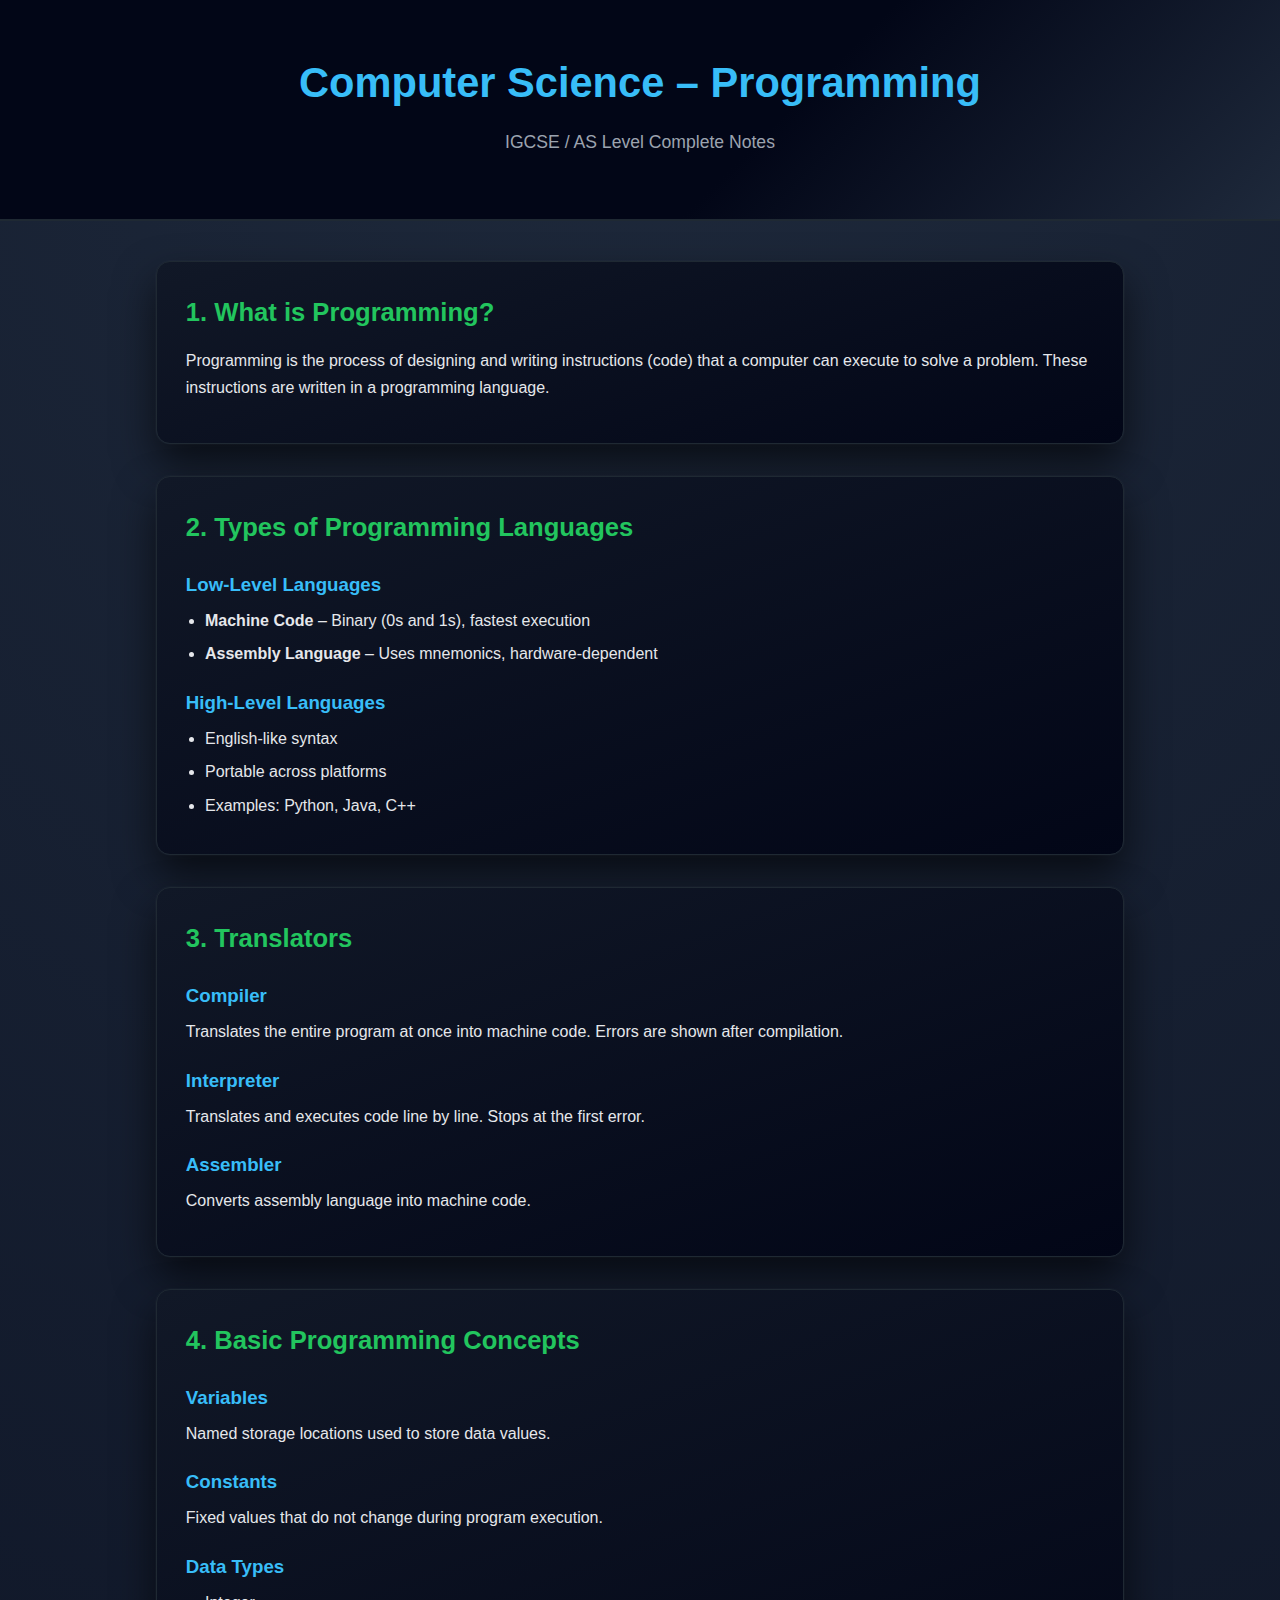
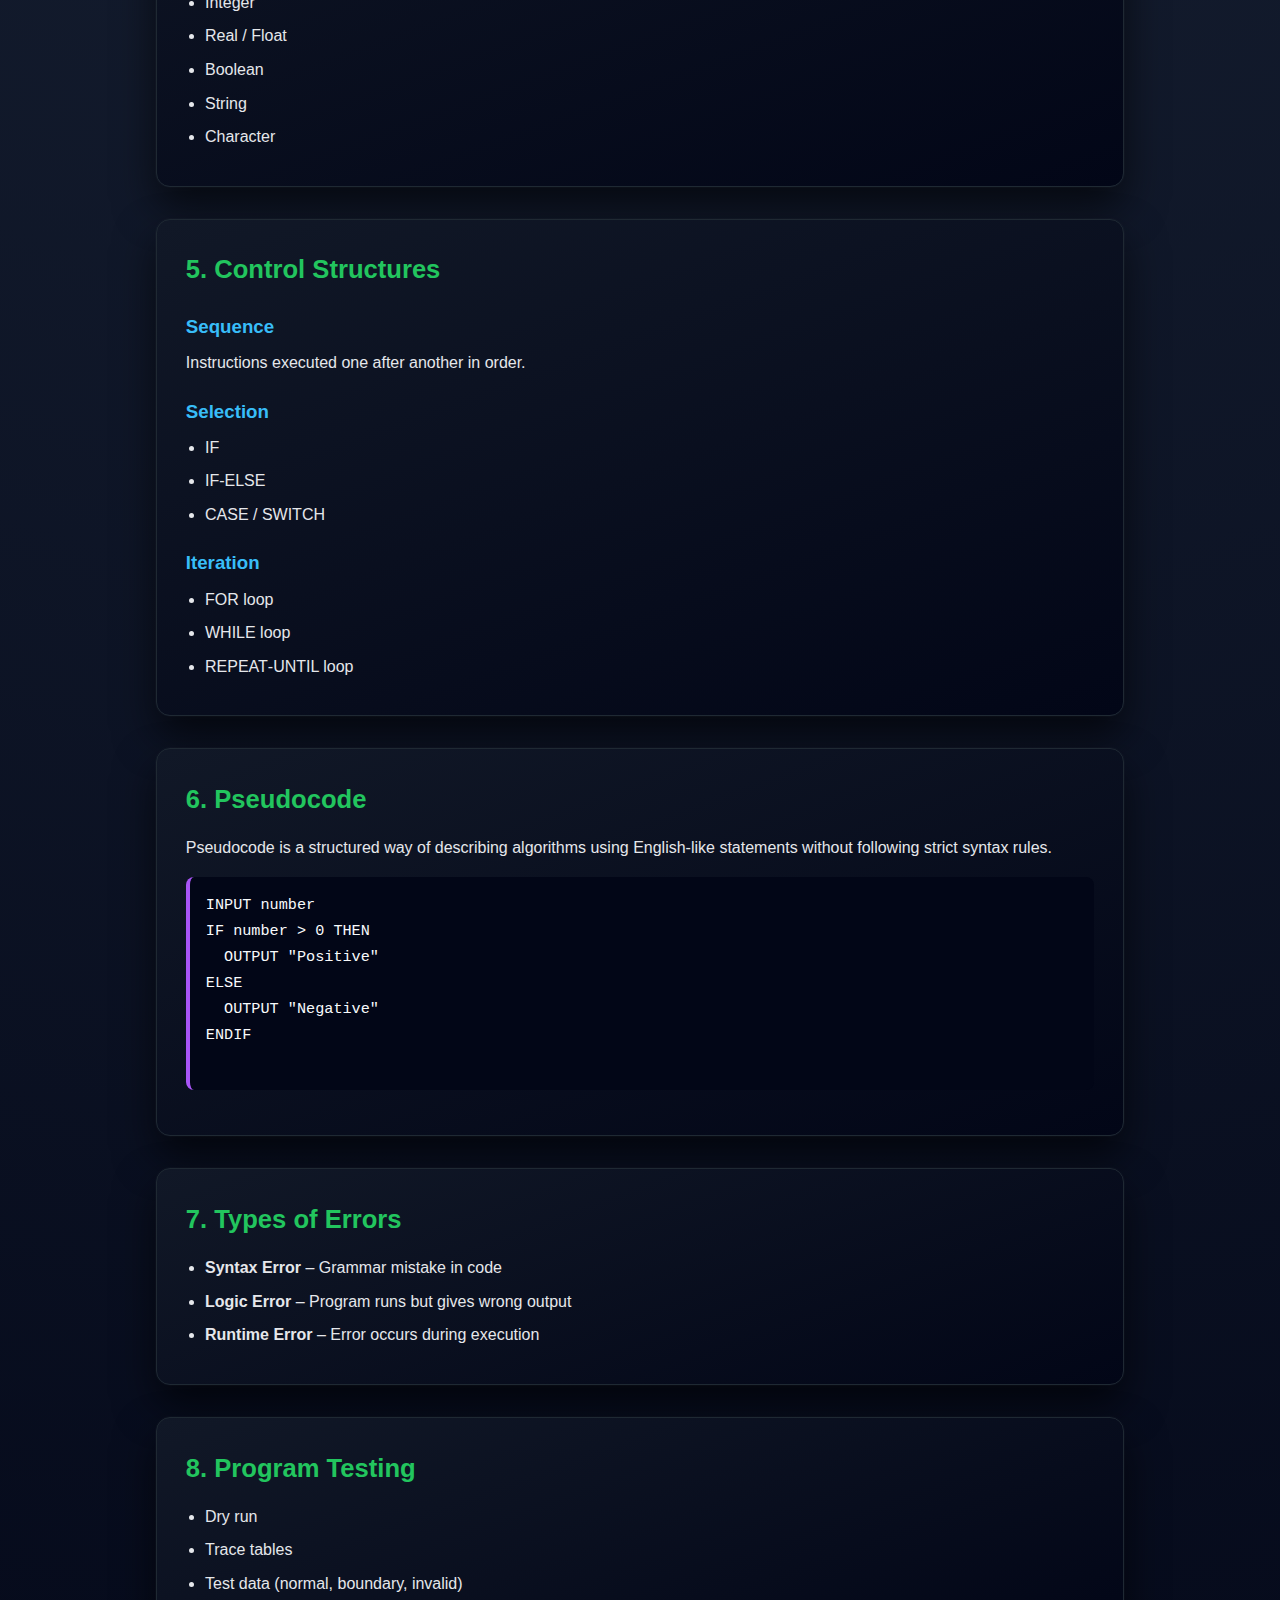
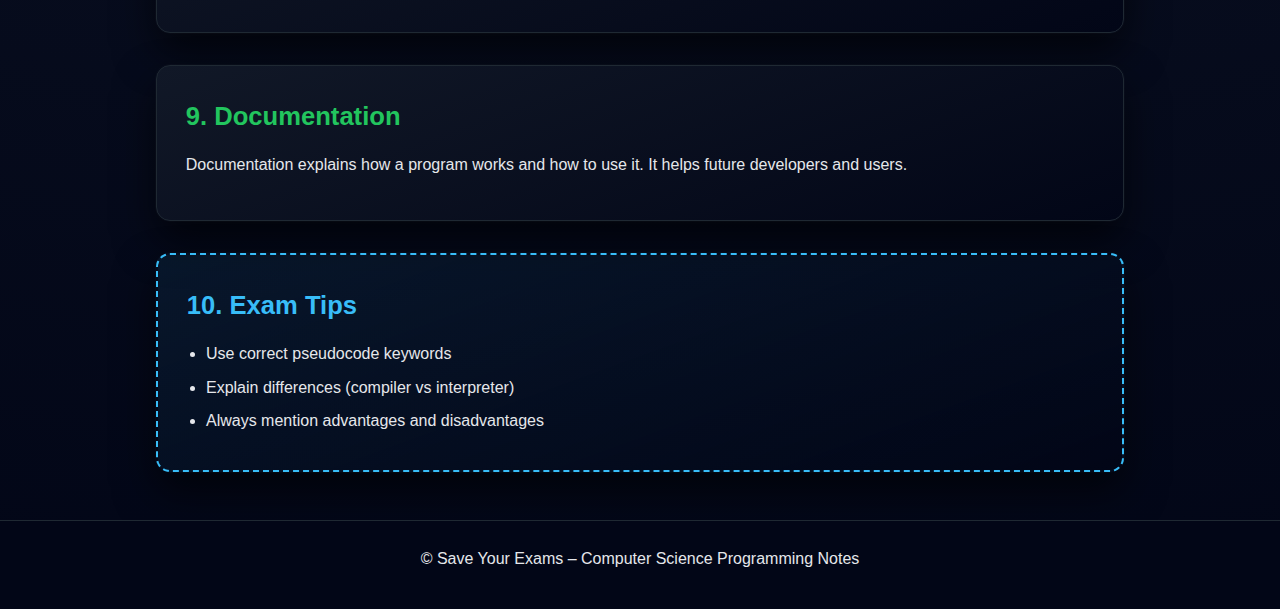
<file: notes/cs/notes-programming.html>
<!DOCTYPE html>
<html lang="en">
<head>
  <meta charset="UTF-8">
  <title>Programming - Computer Science Notes</title>
  <link rel="stylesheet" href="../../../css/style.css">
</head>
<body>

<header class="page-header">
  <h1>Computer Science – Programming</h1>
  <p>IGCSE / AS Level Complete Notes</p>
</header>

<main class="content">

  <!-- INTRO -->
  <section>
    <h2>1. What is Programming?</h2>
    <p>
      Programming is the process of designing and writing instructions (code)
      that a computer can execute to solve a problem. These instructions are written
      in a programming language.
    </p>
  </section>

  <!-- TYPES OF LANGUAGES -->
  <section>
    <h2>2. Types of Programming Languages</h2>

    <h3>Low‑Level Languages</h3>
    <ul>
      <li><strong>Machine Code</strong> – Binary (0s and 1s), fastest execution</li>
      <li><strong>Assembly Language</strong> – Uses mnemonics, hardware‑dependent</li>
    </ul>

    <h3>High‑Level Languages</h3>
    <ul>
      <li>English‑like syntax</li>
      <li>Portable across platforms</li>
      <li>Examples: Python, Java, C++</li>
    </ul>
  </section>

  <!-- TRANSLATORS -->
  <section>
    <h2>3. Translators</h2>

    <h3>Compiler</h3>
    <p>
      Translates the entire program at once into machine code.
      Errors are shown after compilation.
    </p>

    <h3>Interpreter</h3>
    <p>
      Translates and executes code line by line.
      Stops at the first error.
    </p>

    <h3>Assembler</h3>
    <p>
      Converts assembly language into machine code.
    </p>
  </section>

  <!-- PROGRAMMING CONCEPTS -->
  <section>
    <h2>4. Basic Programming Concepts</h2>

    <h3>Variables</h3>
    <p>
      Named storage locations used to store data values.
    </p>

    <h3>Constants</h3>
    <p>
      Fixed values that do not change during program execution.
    </p>

    <h3>Data Types</h3>
    <ul>
      <li>Integer</li>
      <li>Real / Float</li>
      <li>Boolean</li>
      <li>String</li>
      <li>Character</li>
    </ul>
  </section>

  <!-- CONTROL STRUCTURES -->
  <section>
    <h2>5. Control Structures</h2>

    <h3>Sequence</h3>
    <p>
      Instructions executed one after another in order.
    </p>

    <h3>Selection</h3>
    <ul>
      <li>IF</li>
      <li>IF‑ELSE</li>
      <li>CASE / SWITCH</li>
    </ul>

    <h3>Iteration</h3>
    <ul>
      <li>FOR loop</li>
      <li>WHILE loop</li>
      <li>REPEAT‑UNTIL loop</li>
    </ul>
  </section>

  <!-- PSEUDOCODE -->
  <section>
    <h2>6. Pseudocode</h2>
    <p>
      Pseudocode is a structured way of describing algorithms using English‑like
      statements without following strict syntax rules.
    </p>

    <pre>
INPUT number
IF number > 0 THEN
  OUTPUT "Positive"
ELSE
  OUTPUT "Negative"
ENDIF
    </pre>
  </section>

  <!-- PROGRAM ERRORS -->
  <section>
    <h2>7. Types of Errors</h2>

    <ul>
      <li><strong>Syntax Error</strong> – Grammar mistake in code</li>
      <li><strong>Logic Error</strong> – Program runs but gives wrong output</li>
      <li><strong>Runtime Error</strong> – Error occurs during execution</li>
    </ul>
  </section>

  <!-- TESTING -->
  <section>
    <h2>8. Program Testing</h2>

    <ul>
      <li>Dry run</li>
      <li>Trace tables</li>
      <li>Test data (normal, boundary, invalid)</li>
    </ul>
  </section>

  <!-- DOCUMENTATION -->
  <section>
    <h2>9. Documentation</h2>
    <p>
      Documentation explains how a program works and how to use it.
      It helps future developers and users.
    </p>
  </section>

  <!-- EXAM TIPS -->
  <section class="exam-tips">
    <h2>10. Exam Tips</h2>
    <ul>
      <li>Use correct pseudocode keywords</li>
      <li>Explain differences (compiler vs interpreter)</li>
      <li>Always mention advantages and disadvantages</li>
    </ul>
  </section>

</main>

<footer class="page-footer">
  <p>© Save Your Exams – Computer Science Programming Notes</p>
</footer>

</body>
</html>
</file>
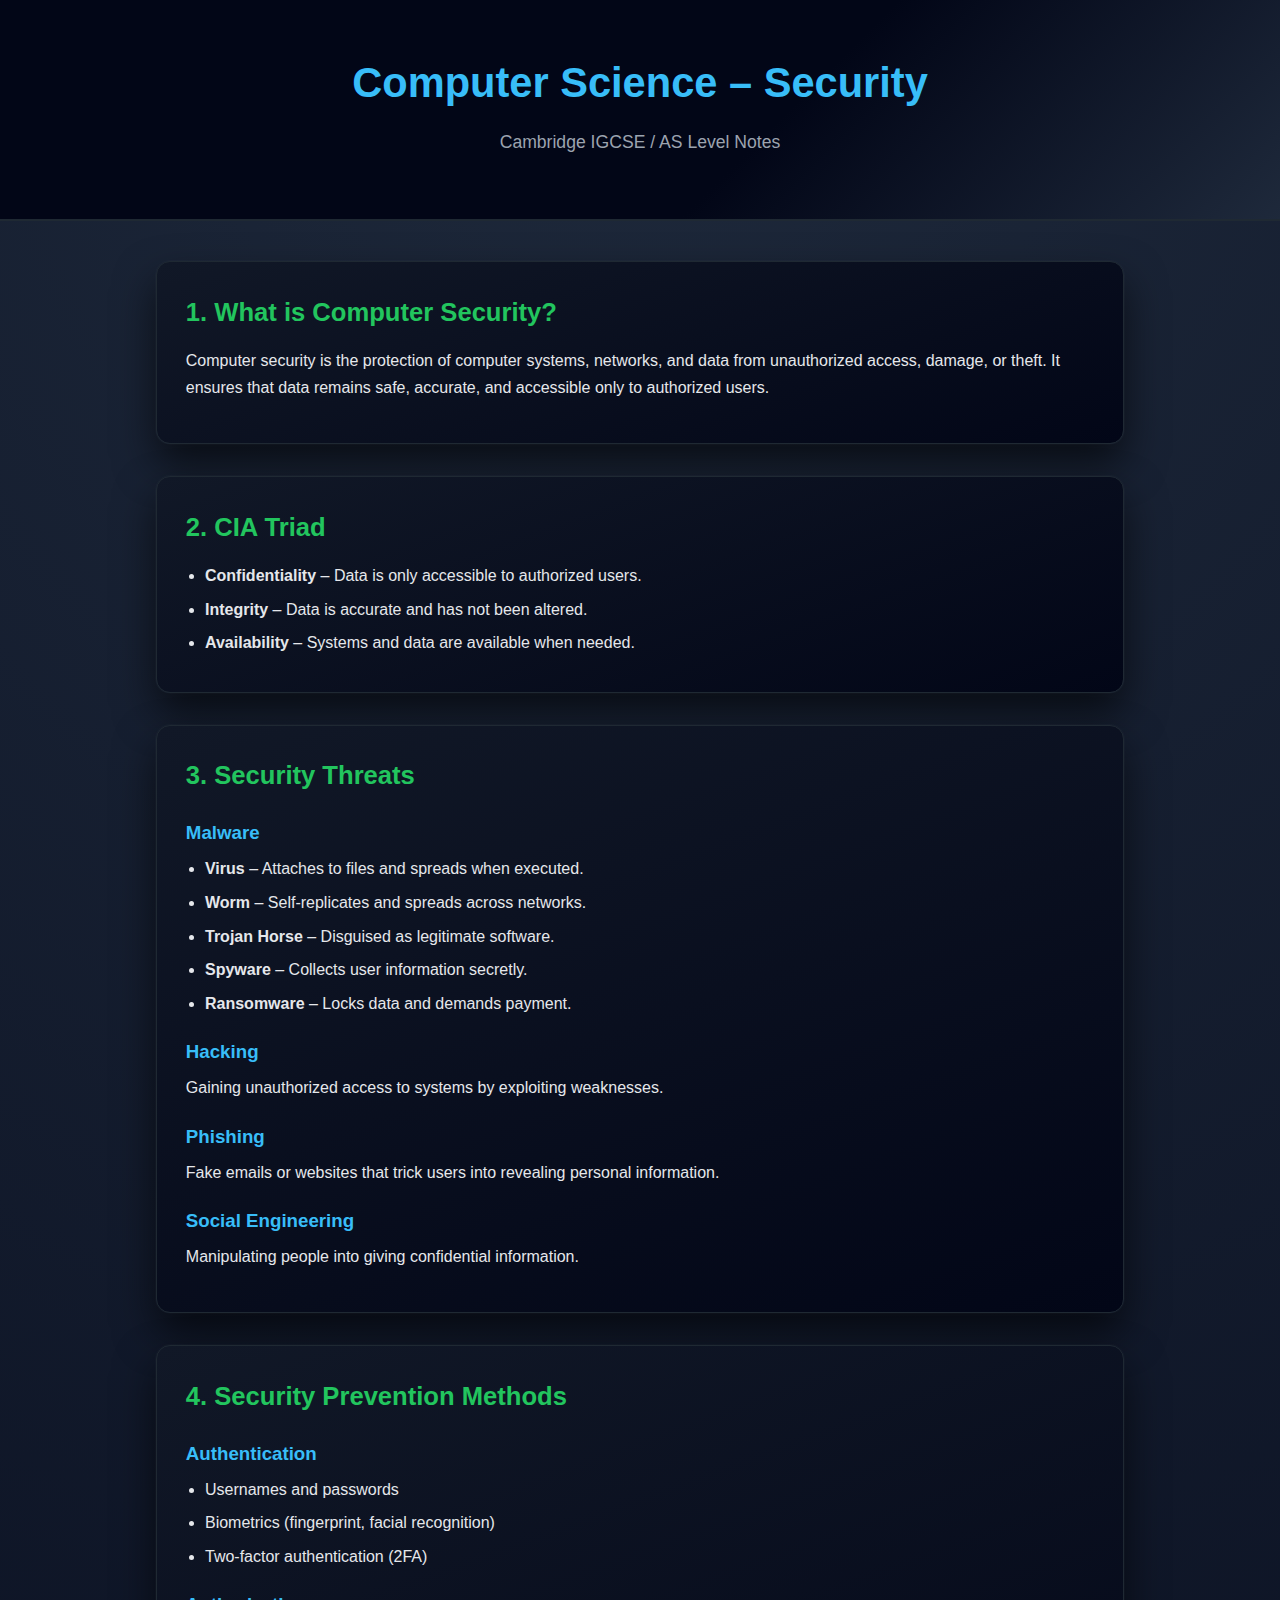
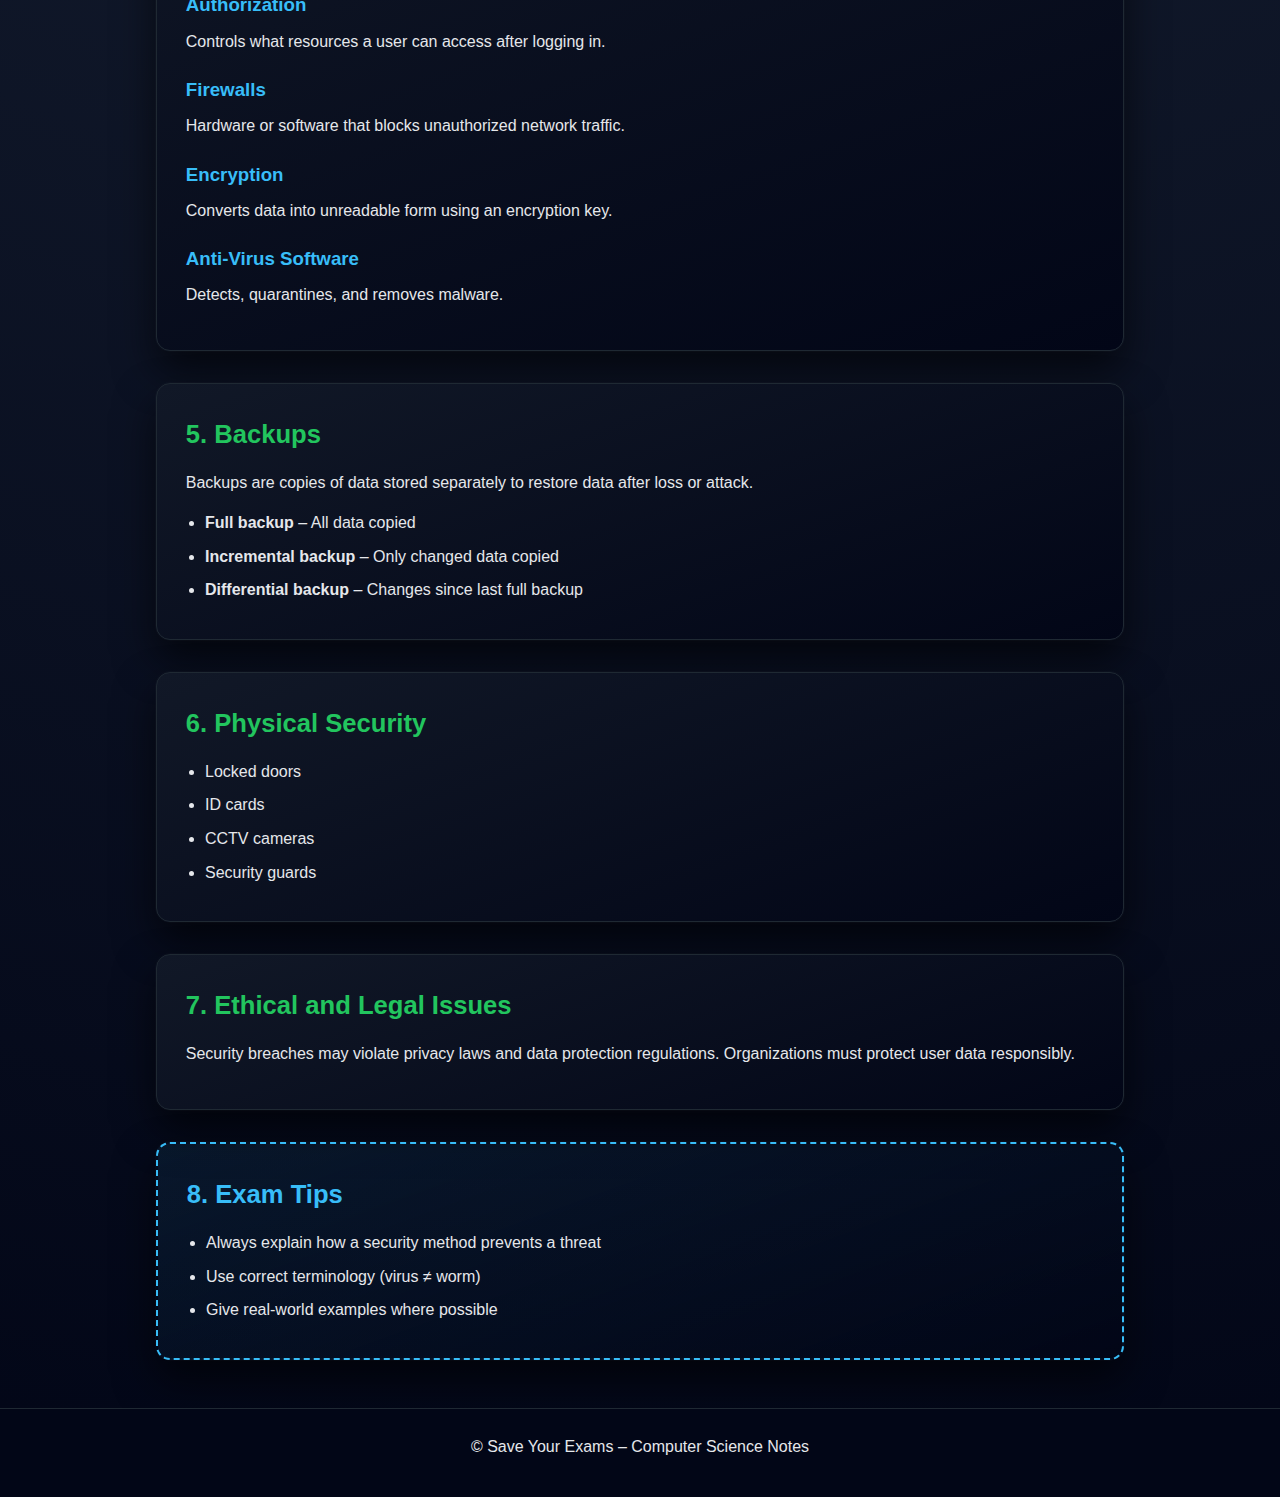
<file: notes/cs/notes-security.html>
<!DOCTYPE html>
<html lang="en">
<head>
  <meta charset="UTF-8">
  <title>Security - Computer Science Notes</title>
  <link rel="stylesheet" href="../../../css/style.css">
</head>
<body>

  <header class="page-header">
    <h1>Computer Science – Security</h1>
    <p>Cambridge IGCSE / AS Level Notes</p>
  </header>

  <main class="content">

    <!-- INTRO -->
    <section>
      <h2>1. What is Computer Security?</h2>
      <p>
        Computer security is the protection of computer systems, networks, and data from
        unauthorized access, damage, or theft. It ensures that data remains safe,
        accurate, and accessible only to authorized users.
      </p>
    </section>

    <!-- CIA TRIAD -->
    <section>
      <h2>2. CIA Triad</h2>
      <ul>
        <li><strong>Confidentiality</strong> – Data is only accessible to authorized users.</li>
        <li><strong>Integrity</strong> – Data is accurate and has not been altered.</li>
        <li><strong>Availability</strong> – Systems and data are available when needed.</li>
      </ul>
    </section>

    <!-- THREATS -->
    <section>
      <h2>3. Security Threats</h2>

      <h3>Malware</h3>
      <ul>
        <li><strong>Virus</strong> – Attaches to files and spreads when executed.</li>
        <li><strong>Worm</strong> – Self-replicates and spreads across networks.</li>
        <li><strong>Trojan Horse</strong> – Disguised as legitimate software.</li>
        <li><strong>Spyware</strong> – Collects user information secretly.</li>
        <li><strong>Ransomware</strong> – Locks data and demands payment.</li>
      </ul>

      <h3>Hacking</h3>
      <p>
        Gaining unauthorized access to systems by exploiting weaknesses.
      </p>

      <h3>Phishing</h3>
      <p>
        Fake emails or websites that trick users into revealing personal information.
      </p>

      <h3>Social Engineering</h3>
      <p>
        Manipulating people into giving confidential information.
      </p>
    </section>

    <!-- PREVENTION -->
    <section>
      <h2>4. Security Prevention Methods</h2>

      <h3>Authentication</h3>
      <ul>
        <li>Usernames and passwords</li>
        <li>Biometrics (fingerprint, facial recognition)</li>
        <li>Two‑factor authentication (2FA)</li>
      </ul>

      <h3>Authorization</h3>
      <p>
        Controls what resources a user can access after logging in.
      </p>

      <h3>Firewalls</h3>
      <p>
        Hardware or software that blocks unauthorized network traffic.
      </p>

      <h3>Encryption</h3>
      <p>
        Converts data into unreadable form using an encryption key.
      </p>

      <h3>Anti‑Virus Software</h3>
      <p>
        Detects, quarantines, and removes malware.
      </p>
    </section>

    <!-- BACKUPS -->
    <section>
      <h2>5. Backups</h2>
      <p>
        Backups are copies of data stored separately to restore data after loss or attack.
      </p>

      <ul>
        <li><strong>Full backup</strong> – All data copied</li>
        <li><strong>Incremental backup</strong> – Only changed data copied</li>
        <li><strong>Differential backup</strong> – Changes since last full backup</li>
      </ul>
    </section>

    <!-- PHYSICAL SECURITY -->
    <section>
      <h2>6. Physical Security</h2>
      <ul>
        <li>Locked doors</li>
        <li>ID cards</li>
        <li>CCTV cameras</li>
        <li>Security guards</li>
      </ul>
    </section>

    <!-- ETHICAL ISSUES -->
    <section>
      <h2>7. Ethical and Legal Issues</h2>
      <p>
        Security breaches may violate privacy laws and data protection regulations.
        Organizations must protect user data responsibly.
      </p>
    </section>

    <!-- EXAM TIPS -->
    <section class="exam-tips">
      <h2>8. Exam Tips</h2>
      <ul>
        <li>Always explain how a security method prevents a threat</li>
        <li>Use correct terminology (virus ≠ worm)</li>
        <li>Give real‑world examples where possible</li>
      </ul>
    </section>

  </main>

  <footer class="page-footer">
    <p>© Save Your Exams – Computer Science Notes</p>
  </footer>

</body>
</html>
</file>
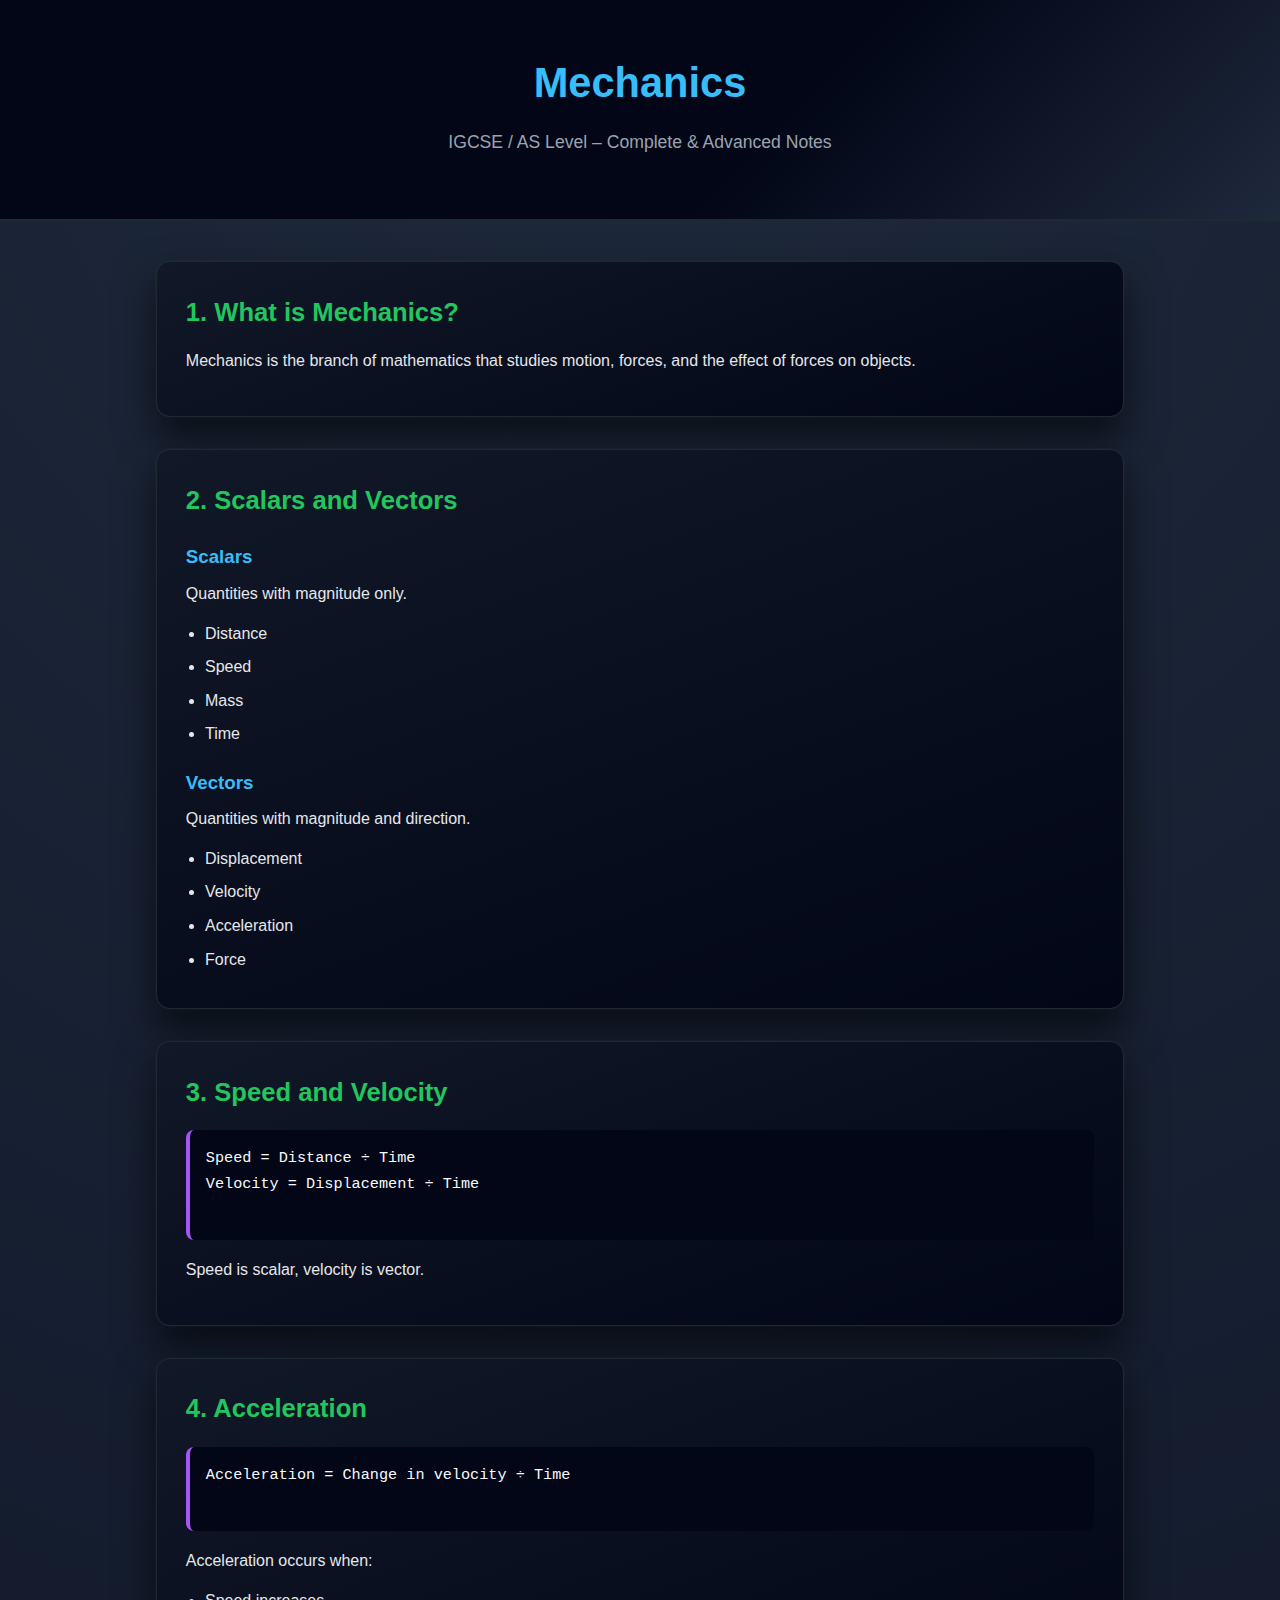
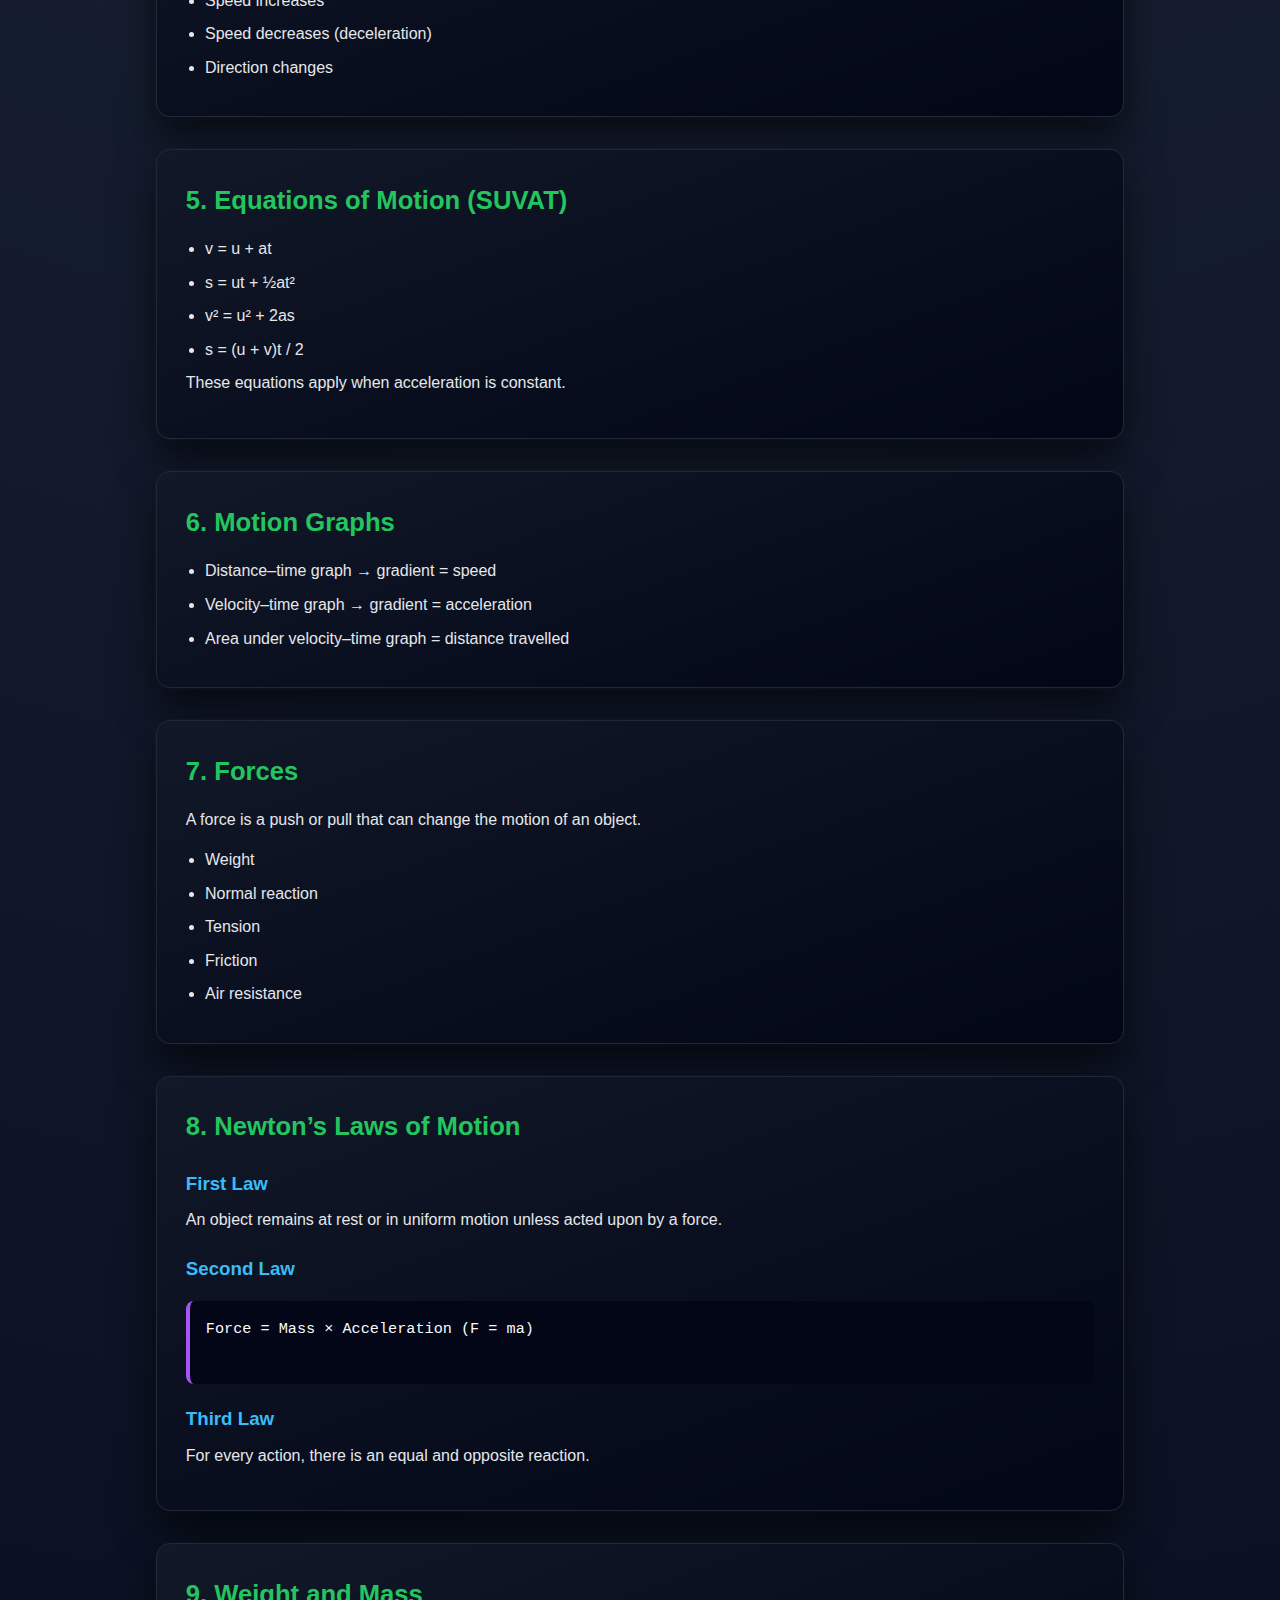
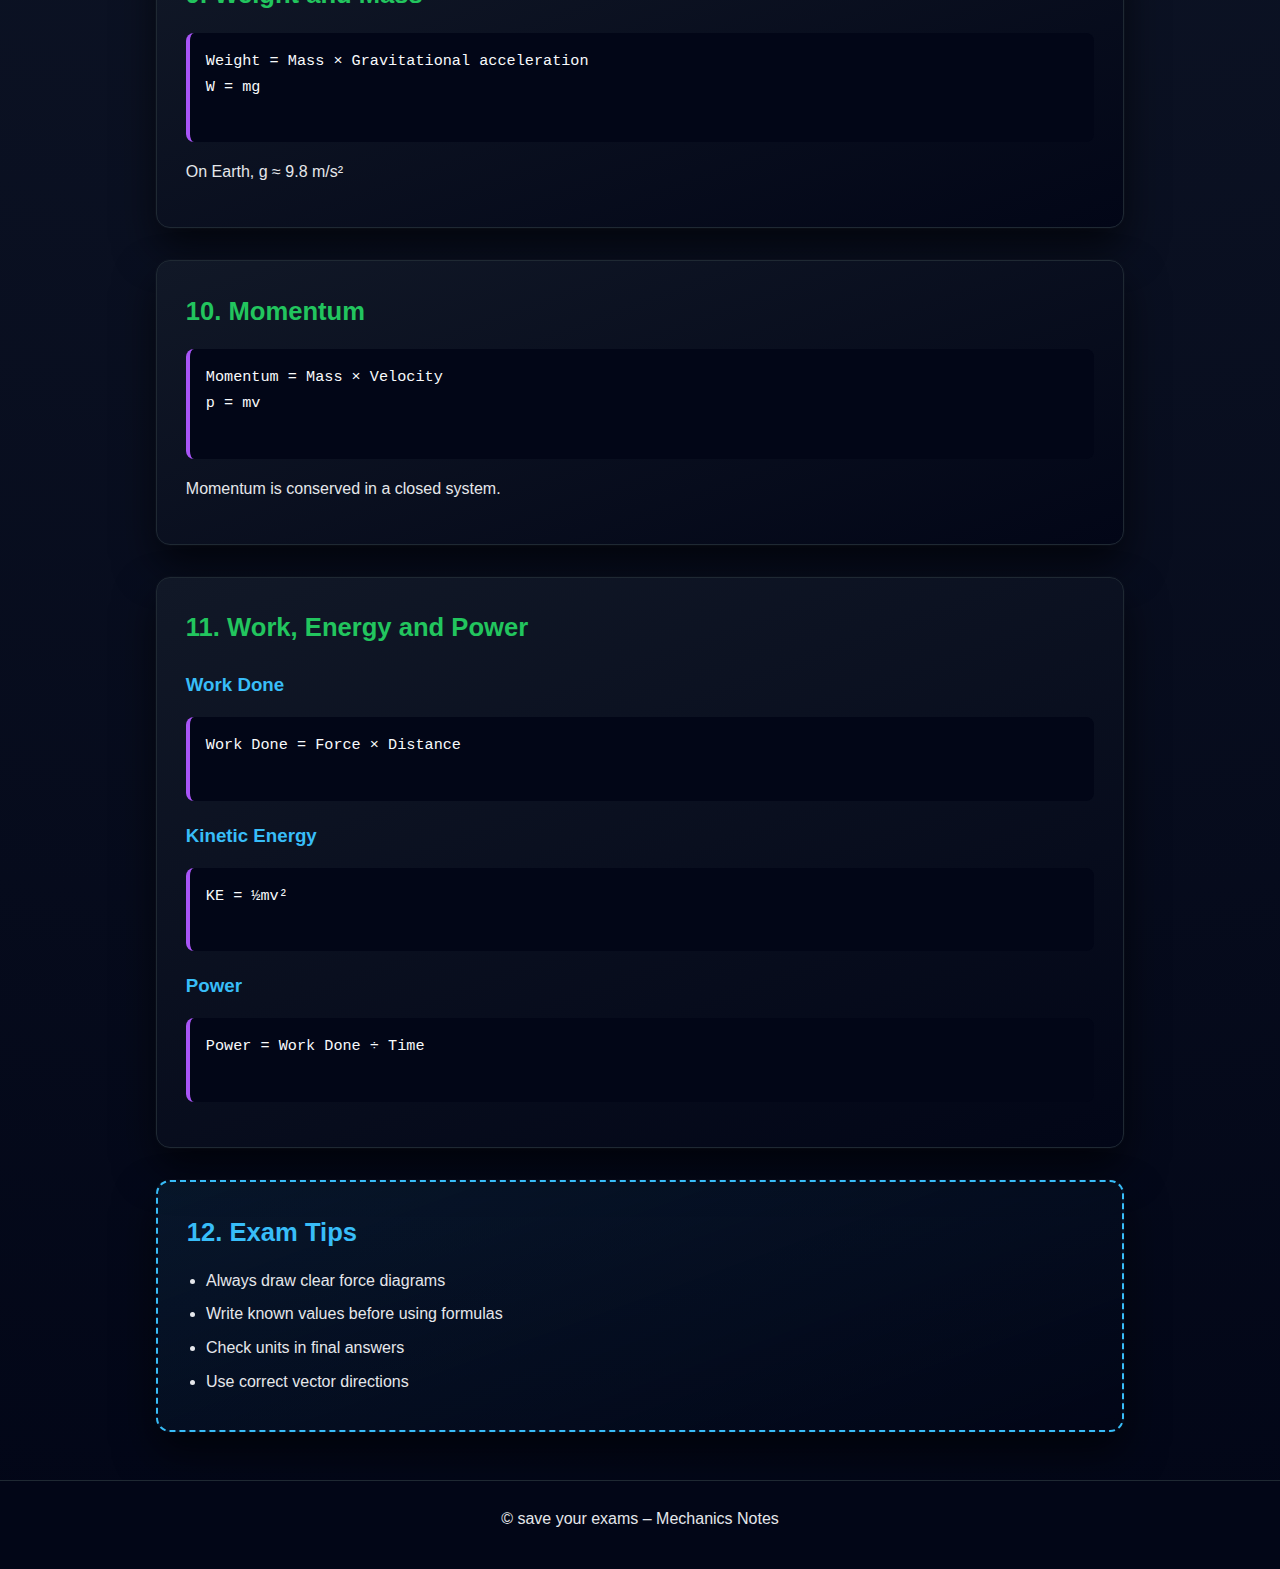
<file: notes/maths/mechanics.html>
<!DOCTYPE html>
<html lang="en">
<head>
  <meta charset="UTF-8">
  <title>Mechanics – Mathematics Notes</title>
  <link rel="stylesheet" href="../../css/style.css">
</head>
<body>

<header class="page-header">
  <h1>Mechanics</h1>
  <p>IGCSE / AS Level – Complete & Advanced Notes</p>
</header>

<main class="content">

  <!-- INTRO -->
  <section>
    <h2>1. What is Mechanics?</h2>
    <p>
      Mechanics is the branch of mathematics that studies motion, forces,
      and the effect of forces on objects.
    </p>
  </section>

  <!-- SCALARS & VECTORS -->
  <section>
    <h2>2. Scalars and Vectors</h2>

    <h3>Scalars</h3>
    <p>
      Quantities with magnitude only.
    </p>
    <ul>
      <li>Distance</li>
      <li>Speed</li>
      <li>Mass</li>
      <li>Time</li>
    </ul>

    <h3>Vectors</h3>
    <p>
      Quantities with magnitude and direction.
    </p>
    <ul>
      <li>Displacement</li>
      <li>Velocity</li>
      <li>Acceleration</li>
      <li>Force</li>
    </ul>
  </section>

  <!-- SPEED & VELOCITY -->
  <section>
    <h2>3. Speed and Velocity</h2>

    <pre>
Speed = Distance ÷ Time
Velocity = Displacement ÷ Time
    </pre>

    <p>
      Speed is scalar, velocity is vector.
    </p>
  </section>

  <!-- ACCELERATION -->
  <section>
    <h2>4. Acceleration</h2>

    <pre>
Acceleration = Change in velocity ÷ Time
    </pre>

    <p>
      Acceleration occurs when:
    </p>
    <ul>
      <li>Speed increases</li>
      <li>Speed decreases (deceleration)</li>
      <li>Direction changes</li>
    </ul>
  </section>

  <!-- SUVAT -->
  <section>
    <h2>5. Equations of Motion (SUVAT)</h2>

    <ul>
      <li>v = u + at</li>
      <li>s = ut + ½at²</li>
      <li>v² = u² + 2as</li>
      <li>s = (u + v)t / 2</li>
    </ul>

    <p>
      These equations apply when acceleration is constant.
    </p>
  </section>

  <!-- GRAPHS -->
  <section>
    <h2>6. Motion Graphs</h2>

    <ul>
      <li>Distance–time graph → gradient = speed</li>
      <li>Velocity–time graph → gradient = acceleration</li>
      <li>Area under velocity–time graph = distance travelled</li>
    </ul>
  </section>

  <!-- FORCES -->
  <section>
    <h2>7. Forces</h2>

    <p>
      A force is a push or pull that can change the motion of an object.
    </p>

    <ul>
      <li>Weight</li>
      <li>Normal reaction</li>
      <li>Tension</li>
      <li>Friction</li>
      <li>Air resistance</li>
    </ul>
  </section>

  <!-- NEWTON -->
  <section>
    <h2>8. Newton’s Laws of Motion</h2>

    <h3>First Law</h3>
    <p>
      An object remains at rest or in uniform motion unless acted upon by a force.
    </p>

    <h3>Second Law</h3>
    <pre>
Force = Mass × Acceleration (F = ma)
    </pre>

    <h3>Third Law</h3>
    <p>
      For every action, there is an equal and opposite reaction.
    </p>
  </section>

  <!-- WEIGHT -->
  <section>
    <h2>9. Weight and Mass</h2>

    <pre>
Weight = Mass × Gravitational acceleration
W = mg
    </pre>

    <p>
      On Earth, g ≈ 9.8 m/s²
    </p>
  </section>

  <!-- MOMENTUM -->
  <section>
    <h2>10. Momentum</h2>

    <pre>
Momentum = Mass × Velocity
p = mv
    </pre>

    <p>
      Momentum is conserved in a closed system.
    </p>
  </section>

  <!-- WORK ENERGY -->
  <section>
    <h2>11. Work, Energy and Power</h2>

    <h3>Work Done</h3>
    <pre>
Work Done = Force × Distance
    </pre>

    <h3>Kinetic Energy</h3>
    <pre>
KE = ½mv²
    </pre>

    <h3>Power</h3>
    <pre>
Power = Work Done ÷ Time
    </pre>
  </section>

  <!-- EXAM TIPS -->
  <section class="exam-tips">
    <h2>12. Exam Tips</h2>
    <ul>
      <li>Always draw clear force diagrams</li>
      <li>Write known values before using formulas</li>
      <li>Check units in final answers</li>
      <li>Use correct vector directions</li>
    </ul>
  </section>

</main>

<footer class="page-footer">
  <p>© save your exams – Mechanics Notes</p>
</footer>

</body>
</html>
</file>
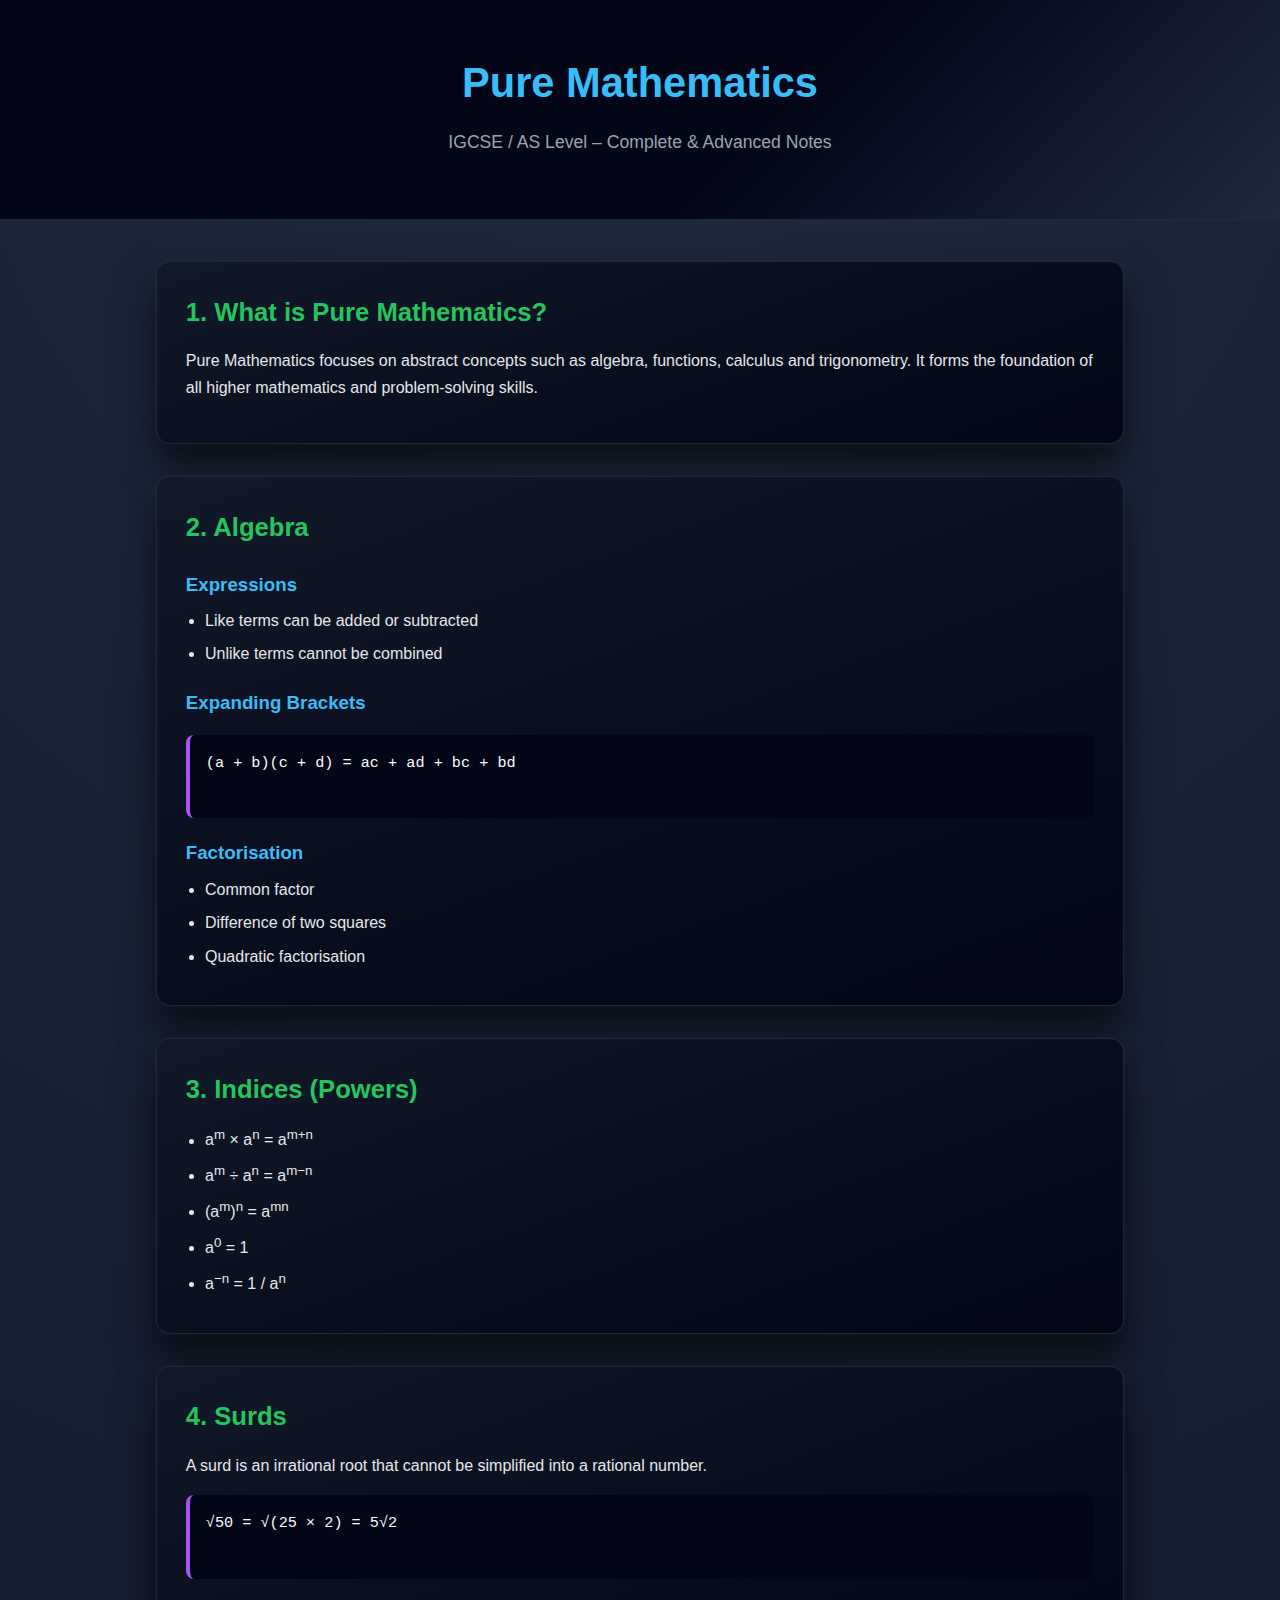
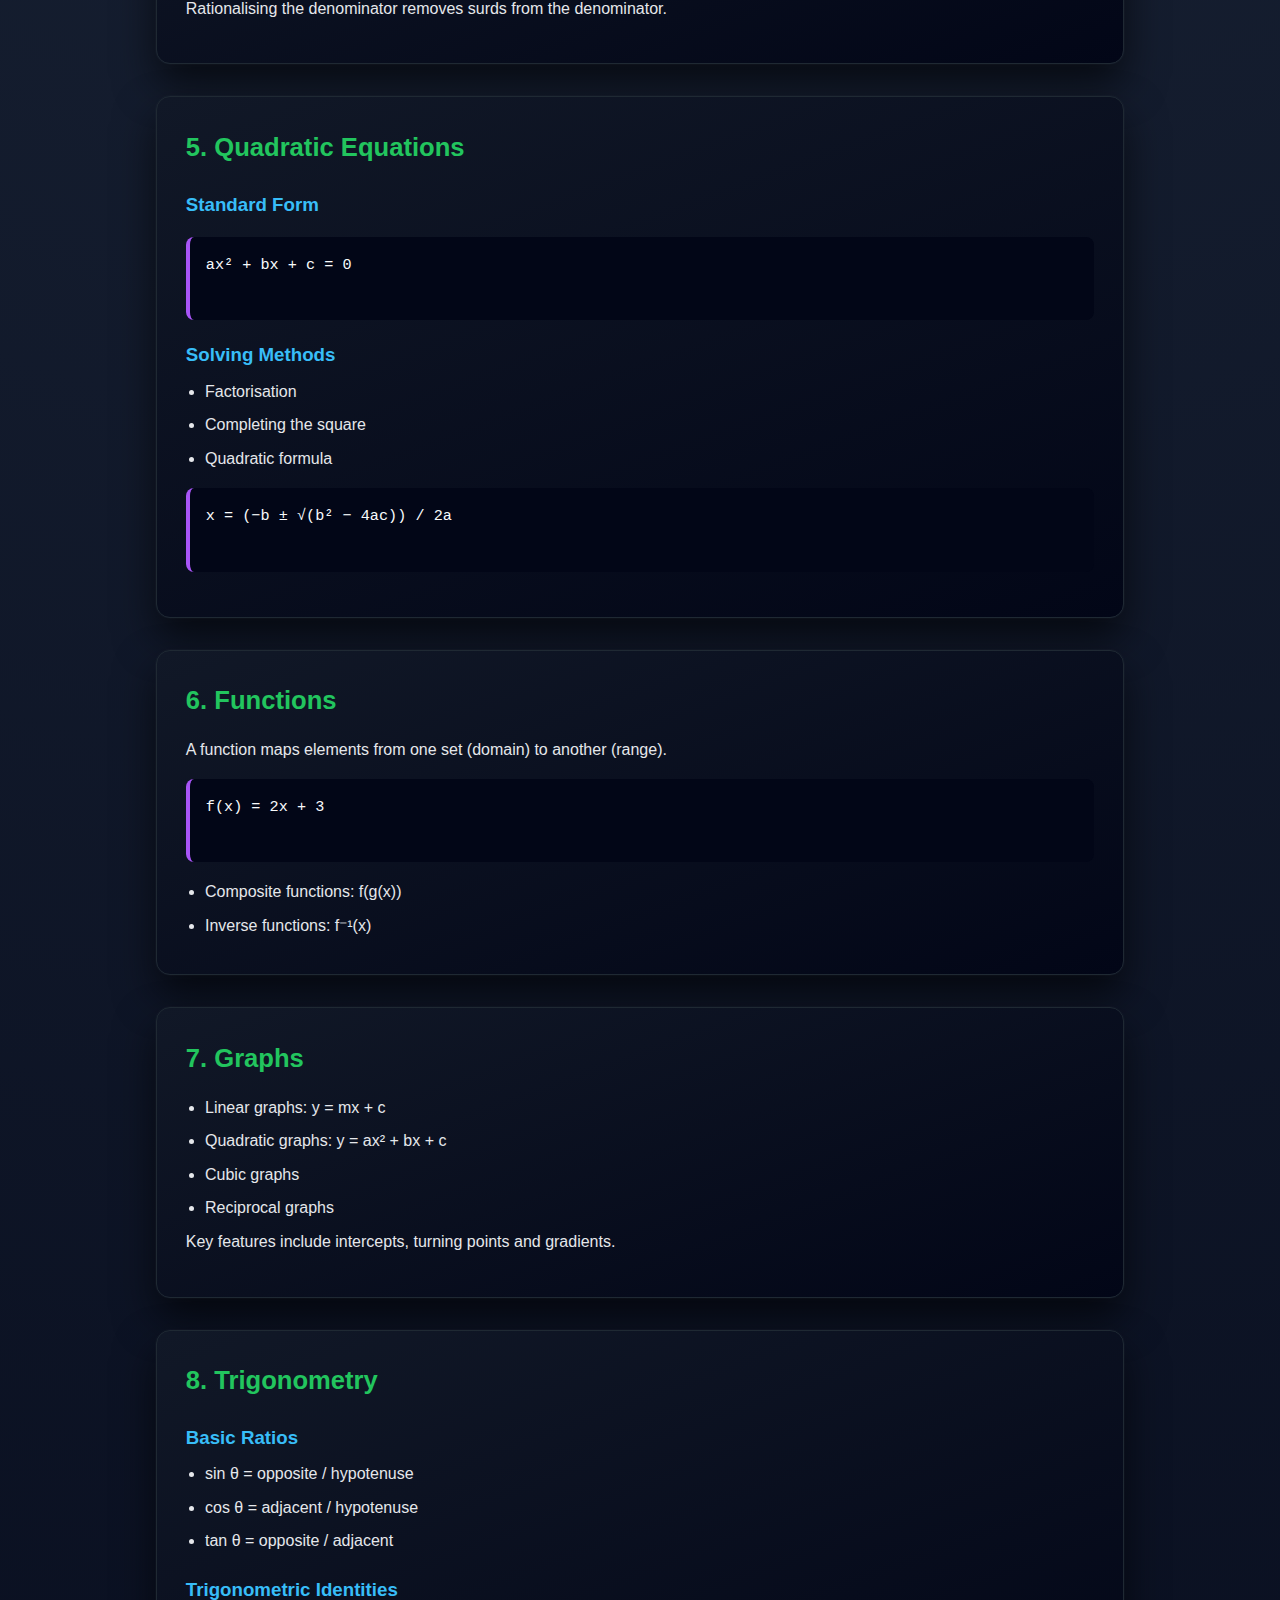
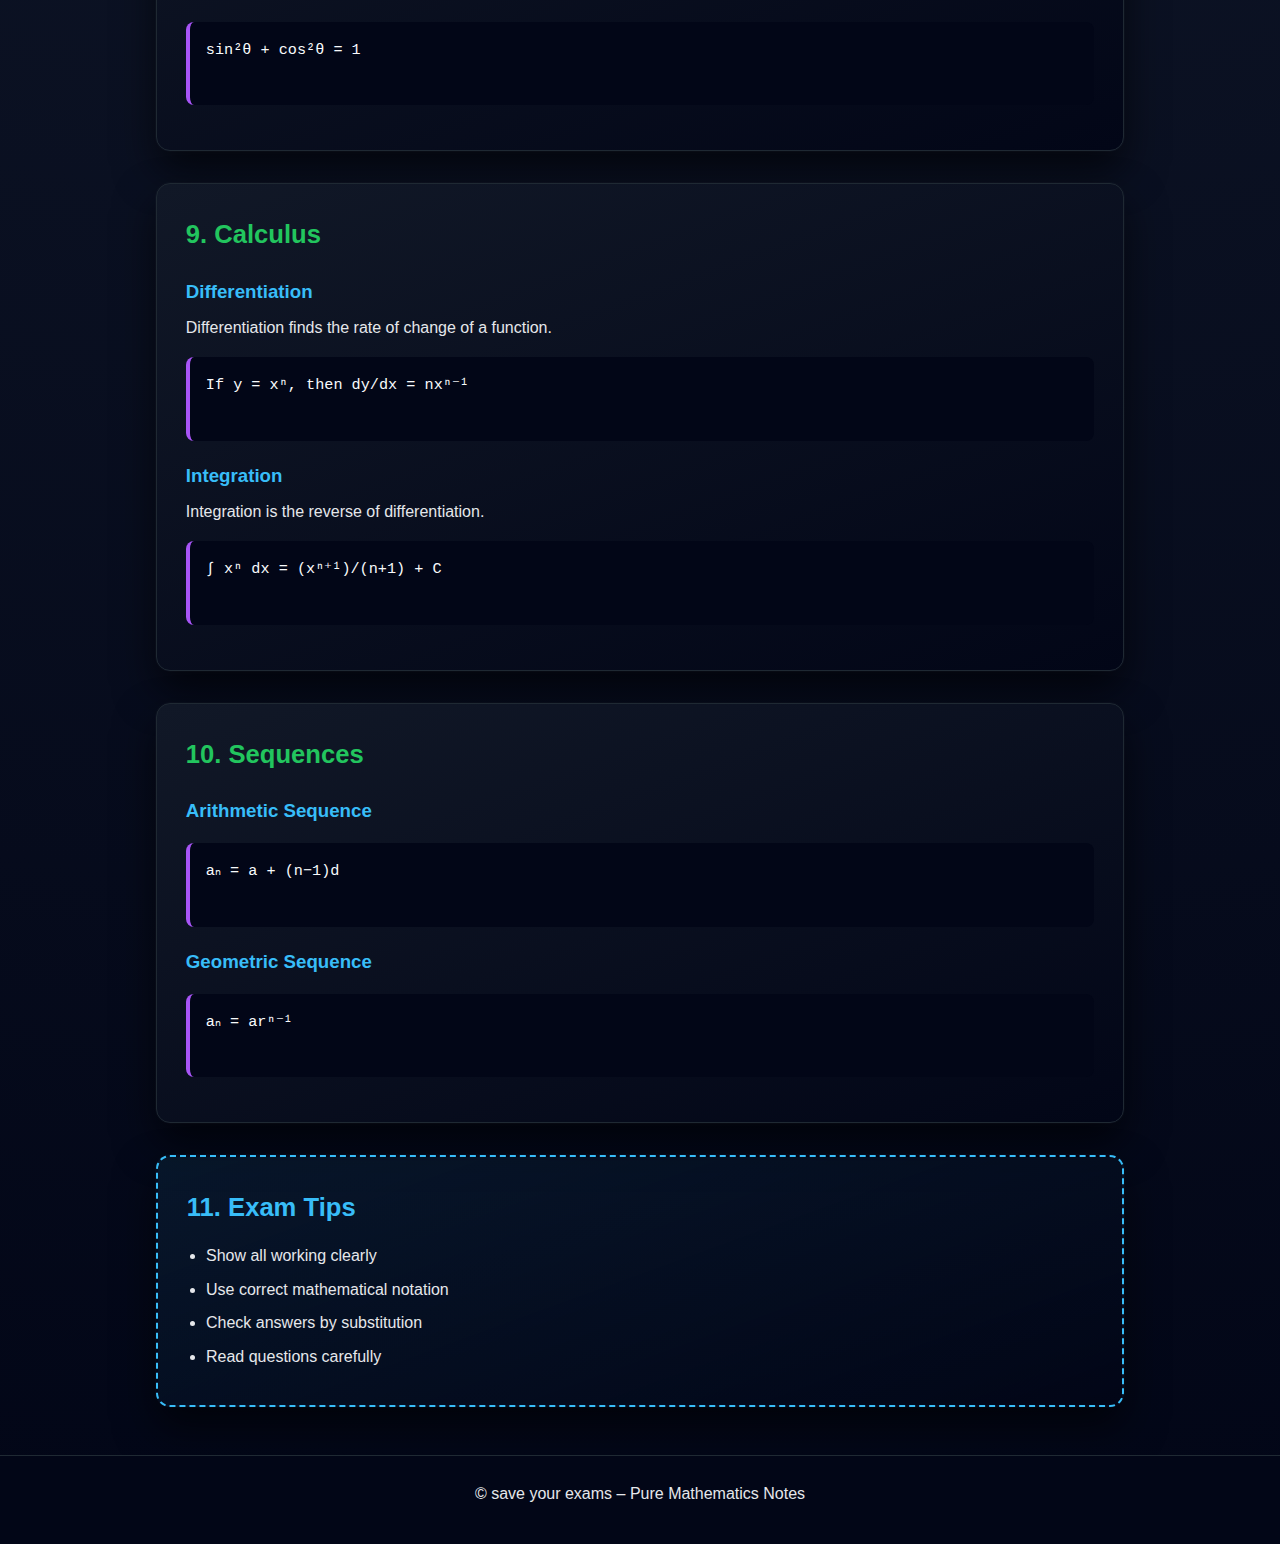
<file: notes/maths/pure-maths.html>
<!DOCTYPE html>
<html lang="en">
<head>
  <meta charset="UTF-8">
  <title>Pure Mathematics – Notes</title>
  <link rel="stylesheet" href="../../css/style.css">
</head>
<body>

<header class="page-header">
  <h1>Pure Mathematics</h1>
  <p>IGCSE / AS Level – Complete & Advanced Notes</p>
</header>

<main class="content">

  <!-- INTRO -->
  <section>
    <h2>1. What is Pure Mathematics?</h2>
    <p>
      Pure Mathematics focuses on abstract concepts such as algebra, functions,
      calculus and trigonometry. It forms the foundation of all higher mathematics
      and problem‑solving skills.
    </p>
  </section>

  <!-- ALGEBRA -->
  <section>
    <h2>2. Algebra</h2>

    <h3>Expressions</h3>
    <ul>
      <li>Like terms can be added or subtracted</li>
      <li>Unlike terms cannot be combined</li>
    </ul>

    <h3>Expanding Brackets</h3>
    <pre>
(a + b)(c + d) = ac + ad + bc + bd
    </pre>

    <h3>Factorisation</h3>
    <ul>
      <li>Common factor</li>
      <li>Difference of two squares</li>
      <li>Quadratic factorisation</li>
    </ul>
  </section>

  <!-- INDICES -->
  <section>
    <h2>3. Indices (Powers)</h2>

    <ul>
      <li>a<sup>m</sup> × a<sup>n</sup> = a<sup>m+n</sup></li>
      <li>a<sup>m</sup> ÷ a<sup>n</sup> = a<sup>m−n</sup></li>
      <li>(a<sup>m</sup>)<sup>n</sup> = a<sup>mn</sup></li>
      <li>a<sup>0</sup> = 1</li>
      <li>a<sup>−n</sup> = 1 / a<sup>n</sup></li>
    </ul>
  </section>

  <!-- SURDS -->
  <section>
    <h2>4. Surds</h2>
    <p>
      A surd is an irrational root that cannot be simplified into a rational number.
    </p>

    <pre>
√50 = √(25 × 2) = 5√2
    </pre>

    <p>
      Rationalising the denominator removes surds from the denominator.
    </p>
  </section>

  <!-- QUADRATICS -->
  <section>
    <h2>5. Quadratic Equations</h2>

    <h3>Standard Form</h3>
    <pre>
ax² + bx + c = 0
    </pre>

    <h3>Solving Methods</h3>
    <ul>
      <li>Factorisation</li>
      <li>Completing the square</li>
      <li>Quadratic formula</li>
    </ul>

    <pre>
x = (−b ± √(b² − 4ac)) / 2a
    </pre>
  </section>

  <!-- FUNCTIONS -->
  <section>
    <h2>6. Functions</h2>

    <p>
      A function maps elements from one set (domain) to another (range).
    </p>

    <pre>
f(x) = 2x + 3
    </pre>

    <ul>
      <li>Composite functions: f(g(x))</li>
      <li>Inverse functions: f⁻¹(x)</li>
    </ul>
  </section>

  <!-- GRAPHS -->
  <section>
    <h2>7. Graphs</h2>

    <ul>
      <li>Linear graphs: y = mx + c</li>
      <li>Quadratic graphs: y = ax² + bx + c</li>
      <li>Cubic graphs</li>
      <li>Reciprocal graphs</li>
    </ul>

    <p>
      Key features include intercepts, turning points and gradients.
    </p>
  </section>

  <!-- TRIGONOMETRY -->
  <section>
    <h2>8. Trigonometry</h2>

    <h3>Basic Ratios</h3>
    <ul>
      <li>sin θ = opposite / hypotenuse</li>
      <li>cos θ = adjacent / hypotenuse</li>
      <li>tan θ = opposite / adjacent</li>
    </ul>

    <h3>Trigonometric Identities</h3>
    <pre>
sin²θ + cos²θ = 1
    </pre>
  </section>

  <!-- CALCULUS -->
  <section>
    <h2>9. Calculus</h2>

    <h3>Differentiation</h3>
    <p>
      Differentiation finds the rate of change of a function.
    </p>

    <pre>
If y = xⁿ, then dy/dx = nxⁿ⁻¹
    </pre>

    <h3>Integration</h3>
    <p>
      Integration is the reverse of differentiation.
    </p>

    <pre>
∫ xⁿ dx = (xⁿ⁺¹)/(n+1) + C
    </pre>
  </section>

  <!-- SEQUENCES -->
  <section>
    <h2>10. Sequences</h2>

    <h3>Arithmetic Sequence</h3>
    <pre>
aₙ = a + (n−1)d
    </pre>

    <h3>Geometric Sequence</h3>
    <pre>
aₙ = arⁿ⁻¹
    </pre>
  </section>

  <!-- EXAM TIPS -->
  <section class="exam-tips">
    <h2>11. Exam Tips</h2>
    <ul>
      <li>Show all working clearly</li>
      <li>Use correct mathematical notation</li>
      <li>Check answers by substitution</li>
      <li>Read questions carefully</li>
    </ul>
  </section>

</main>

<footer class="page-footer">
  <p>© save your exams – Pure Mathematics Notes</p>
</footer>

</body>
</html>
</file>
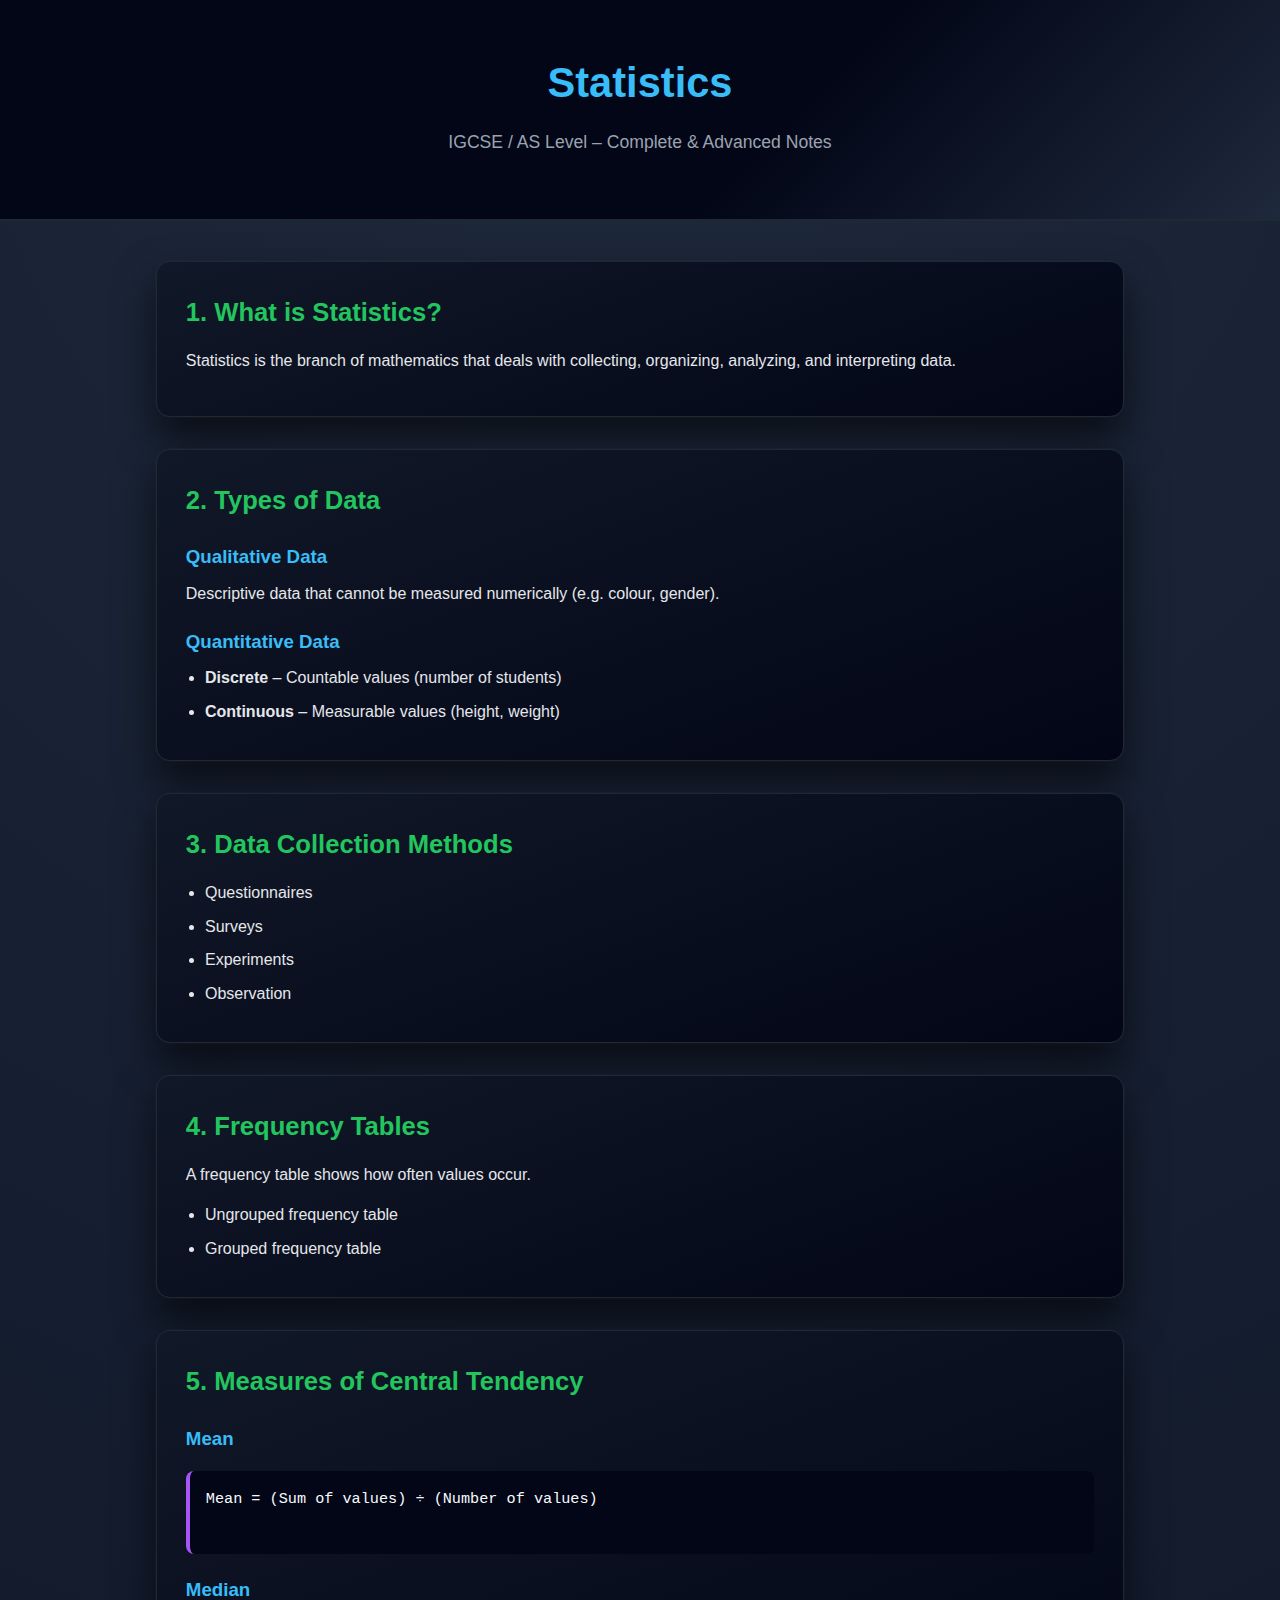
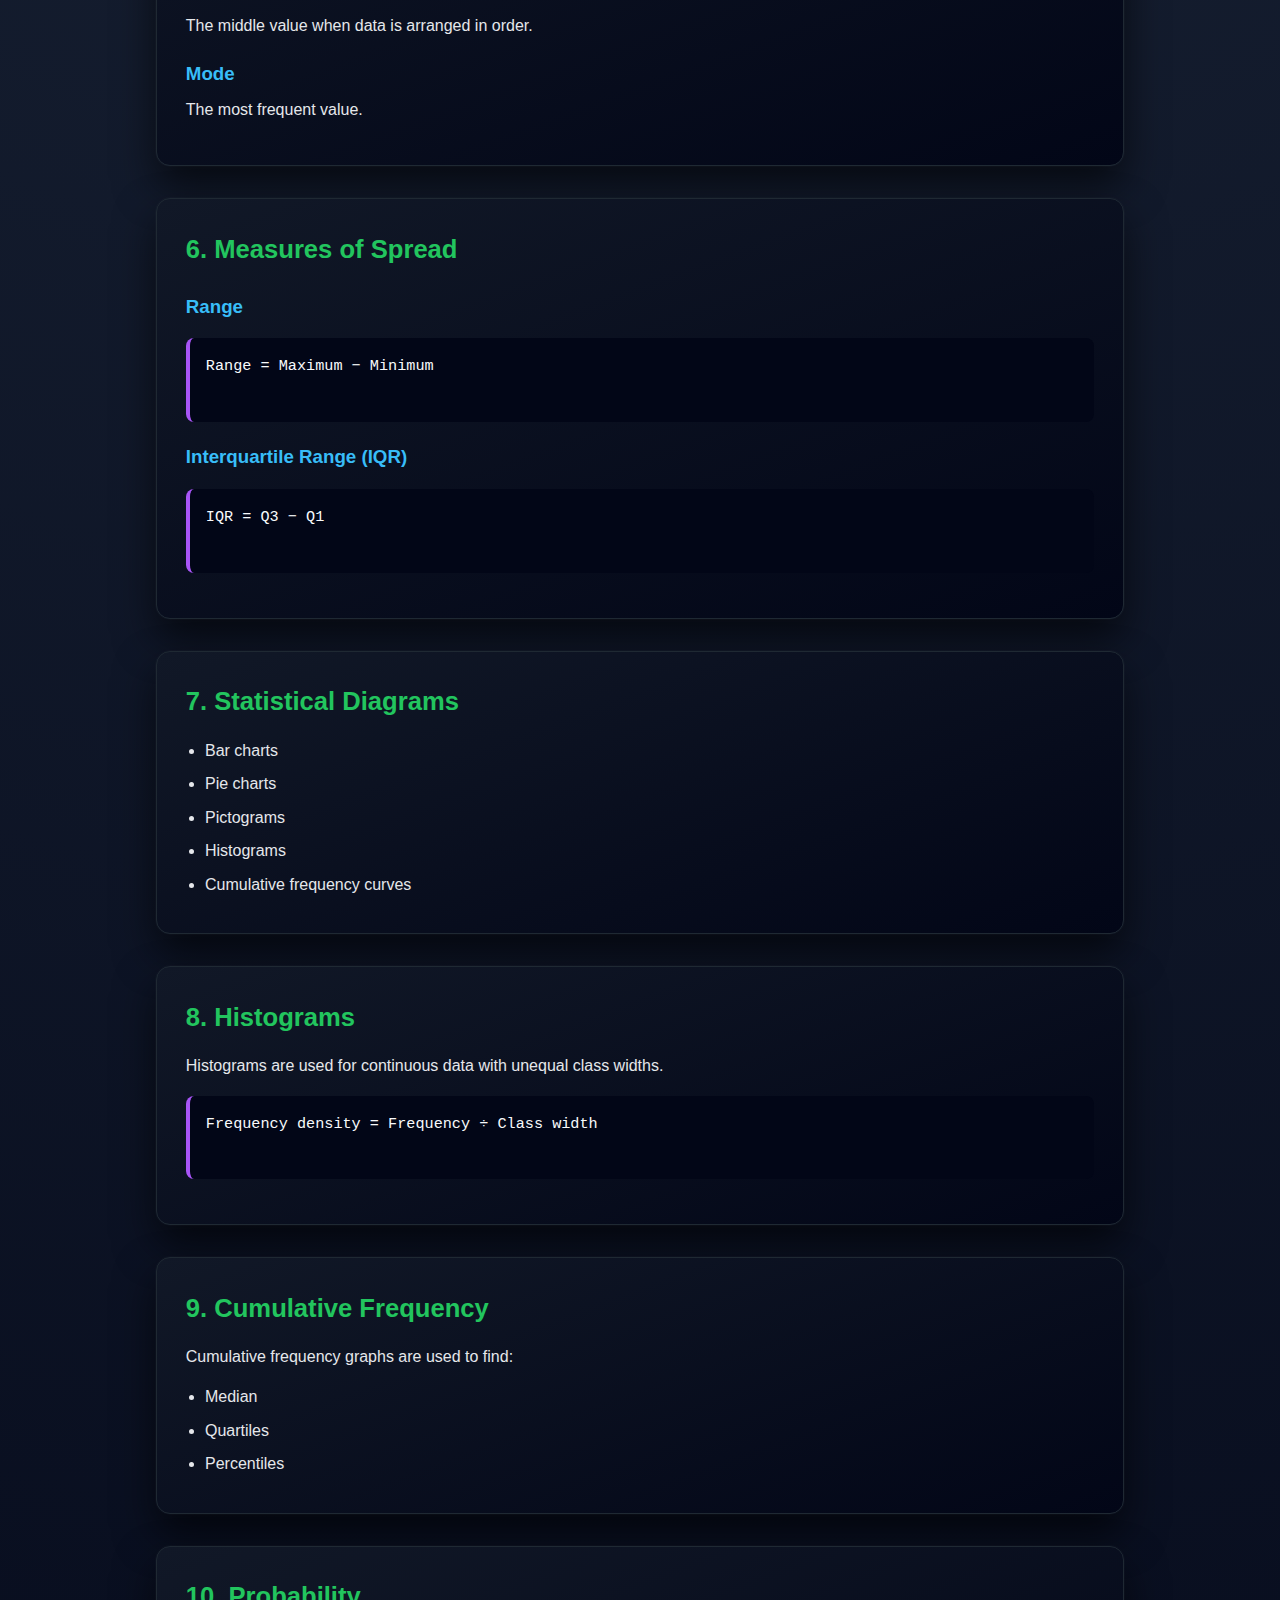
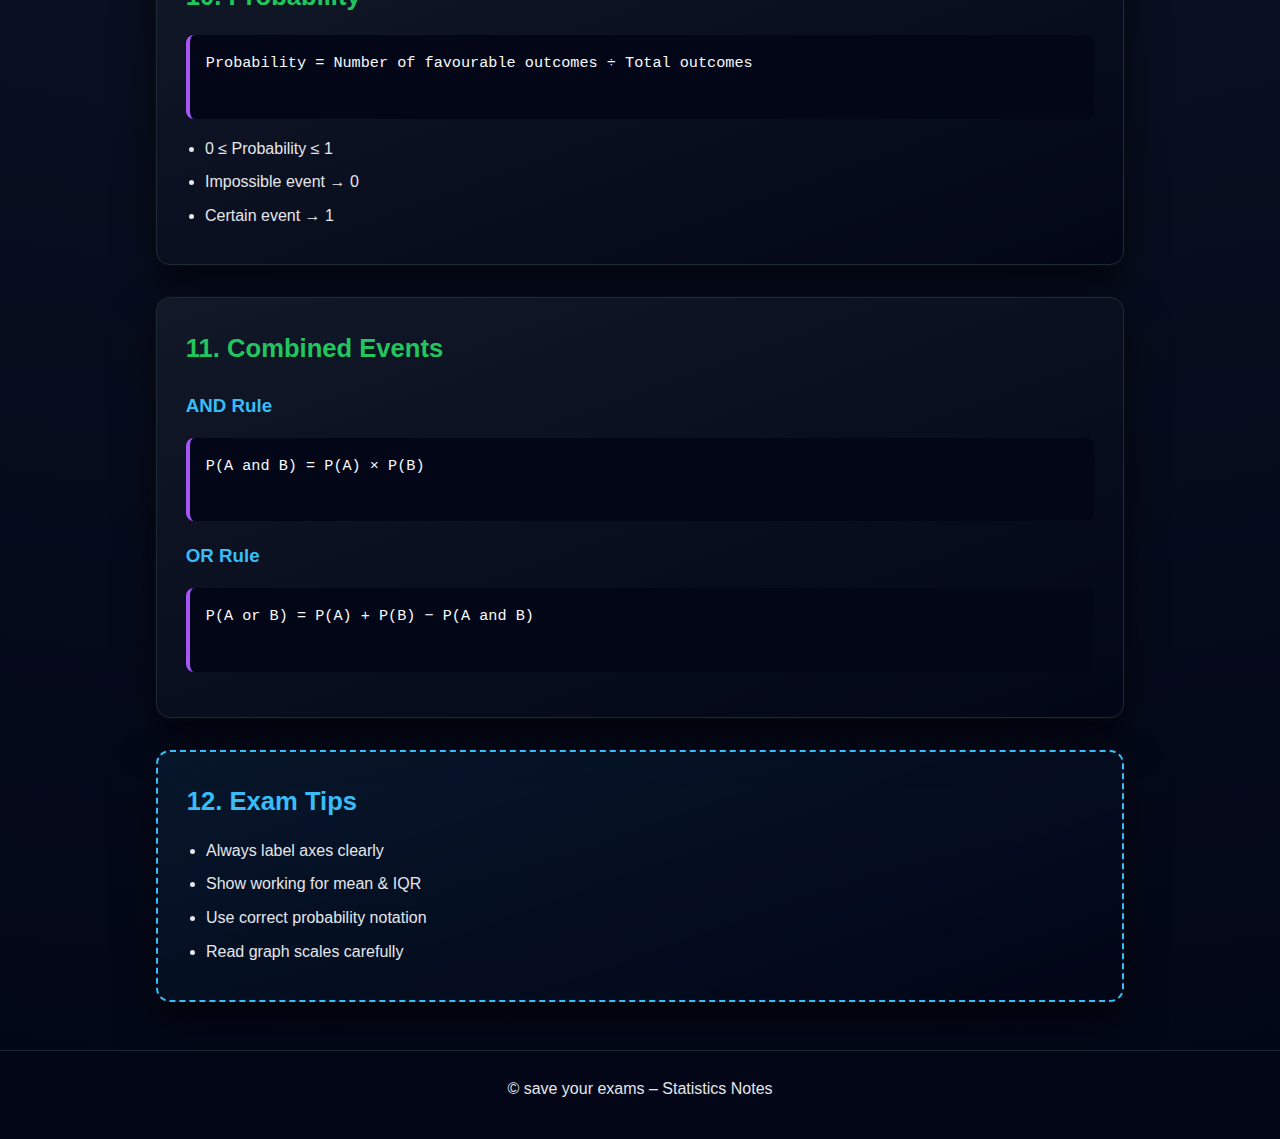
<file: notes/maths/statistics.html>
<!DOCTYPE html>
<html lang="en">
<head>
  <meta charset="UTF-8">
  <title>Statistics – Mathematics Notes</title>
  <link rel="stylesheet" href="../../css/style.css">
</head>
<body>

<header class="page-header">
  <h1>Statistics</h1>
  <p>IGCSE / AS Level – Complete & Advanced Notes</p>
</header>

<main class="content">

  <!-- INTRO -->
  <section>
    <h2>1. What is Statistics?</h2>
    <p>
      Statistics is the branch of mathematics that deals with collecting,
      organizing, analyzing, and interpreting data.
    </p>
  </section>

  <!-- TYPES OF DATA -->
  <section>
    <h2>2. Types of Data</h2>

    <h3>Qualitative Data</h3>
    <p>
      Descriptive data that cannot be measured numerically (e.g. colour, gender).
    </p>

    <h3>Quantitative Data</h3>
    <ul>
      <li><strong>Discrete</strong> – Countable values (number of students)</li>
      <li><strong>Continuous</strong> – Measurable values (height, weight)</li>
    </ul>
  </section>

  <!-- DATA COLLECTION -->
  <section>
    <h2>3. Data Collection Methods</h2>
    <ul>
      <li>Questionnaires</li>
      <li>Surveys</li>
      <li>Experiments</li>
      <li>Observation</li>
    </ul>
  </section>

  <!-- FREQUENCY -->
  <section>
    <h2>4. Frequency Tables</h2>
    <p>
      A frequency table shows how often values occur.
    </p>

    <ul>
      <li>Ungrouped frequency table</li>
      <li>Grouped frequency table</li>
    </ul>
  </section>

  <!-- AVERAGES -->
  <section>
    <h2>5. Measures of Central Tendency</h2>

    <h3>Mean</h3>
    <pre>
Mean = (Sum of values) ÷ (Number of values)
    </pre>

    <h3>Median</h3>
    <p>
      The middle value when data is arranged in order.
    </p>

    <h3>Mode</h3>
    <p>
      The most frequent value.
    </p>
  </section>

  <!-- RANGE & SPREAD -->
  <section>
    <h2>6. Measures of Spread</h2>

    <h3>Range</h3>
    <pre>
Range = Maximum − Minimum
    </pre>

    <h3>Interquartile Range (IQR)</h3>
    <pre>
IQR = Q3 − Q1
    </pre>
  </section>

  <!-- DIAGRAMS -->
  <section>
    <h2>7. Statistical Diagrams</h2>

    <ul>
      <li>Bar charts</li>
      <li>Pie charts</li>
      <li>Pictograms</li>
      <li>Histograms</li>
      <li>Cumulative frequency curves</li>
    </ul>
  </section>

  <!-- HISTOGRAMS -->
  <section>
    <h2>8. Histograms</h2>
    <p>
      Histograms are used for continuous data with unequal class widths.
    </p>

    <pre>
Frequency density = Frequency ÷ Class width
    </pre>
  </section>

  <!-- CUMULATIVE FREQUENCY -->
  <section>
    <h2>9. Cumulative Frequency</h2>
    <p>
      Cumulative frequency graphs are used to find:
    </p>
    <ul>
      <li>Median</li>
      <li>Quartiles</li>
      <li>Percentiles</li>
    </ul>
  </section>

  <!-- PROBABILITY -->
  <section>
    <h2>10. Probability</h2>

    <pre>
Probability = Number of favourable outcomes ÷ Total outcomes
    </pre>

    <ul>
      <li>0 ≤ Probability ≤ 1</li>
      <li>Impossible event → 0</li>
      <li>Certain event → 1</li>
    </ul>
  </section>

  <!-- COMBINED EVENTS -->
  <section>
    <h2>11. Combined Events</h2>

    <h3>AND Rule</h3>
    <pre>
P(A and B) = P(A) × P(B)
    </pre>

    <h3>OR Rule</h3>
    <pre>
P(A or B) = P(A) + P(B) − P(A and B)
    </pre>
  </section>

  <!-- EXAM TIPS -->
  <section class="exam-tips">
    <h2>12. Exam Tips</h2>
    <ul>
      <li>Always label axes clearly</li>
      <li>Show working for mean & IQR</li>
      <li>Use correct probability notation</li>
      <li>Read graph scales carefully</li>
    </ul>
  </section>

</main>

<footer class="page-footer">
  <p>© save your exams – Statistics Notes</p>
</footer>

</body>
</html>
</file>
<file: css/style.css>
/* =========================
   GLOBAL RESET & VARIABLES
   ========================= */
:root {
  --bg-main: #0f172a;
  --bg-card: #111827;
  --bg-header: #020617;

  --text-main: #e5e7eb;
  --text-muted: #9ca3af;

  --accent-1: #38bdf8;
  --accent-2: #22c55e;
  --accent-3: #a855f7;

  --border-color: #1f2933;
}

* {
  margin: 0;
  padding: 0;
  box-sizing: border-box;
}

/* =========================
   BODY & BACKGROUND
   ========================= */
body {
  font-family: "Segoe UI", Tahoma, sans-serif;
  background:
    radial-gradient(circle at top, #1e293b, #020617),
    repeating-linear-gradient(
      45deg,
      rgba(255,255,255,0.02),
      rgba(255,255,255,0.02) 2px,
      transparent 2px,
      transparent 6px
    );
  color: var(--text-main);
  line-height: 1.7;
  min-height: 100vh;
}

/* =========================
   HEADER
   ========================= */
.page-header {
  background: linear-gradient(
    135deg,
    #020617,
    #020617 60%,
    #1e293b
  );
  padding: 3rem 1rem;
  text-align: center;
  border-bottom: 2px solid var(--border-color);
}

.page-header h1 {
  font-size: 2.6rem;
  color: var(--accent-1);
  margin-bottom: 0.6rem;
}

.page-header p {
  color: var(--text-muted);
  font-size: 1.1rem;
}

/* =========================
   MAIN CONTENT
   ========================= */
.content {
  max-width: 1000px;
  margin: 2.5rem auto;
  padding: 0 1rem;
}

/* =========================
   SECTIONS (CARDS)
   ========================= */
section {
  background: linear-gradient(
    160deg,
    var(--bg-card),
    #020617
  );
  border: 1px solid var(--border-color);
  border-radius: 14px;
  padding: 1.8rem;
  margin-bottom: 2rem;
  box-shadow:
    0 0 0 1px rgba(255,255,255,0.02),
    0 20px 40px rgba(0,0,0,0.6);
  transition: transform 0.25s ease, box-shadow 0.25s ease;
}

section:hover {
  transform: translateY(-6px);
  box-shadow:
    0 25px 60px rgba(0,0,0,0.8),
    0 0 20px rgba(56,189,248,0.15);
}

/* =========================
   HEADINGS
   ========================= */
section h2 {
  color: var(--accent-2);
  font-size: 1.6rem;
  margin-bottom: 0.8rem;
}

section h3 {
  color: var(--accent-1);
  margin-top: 1.2rem;
  margin-bottom: 0.4rem;
}

/* =========================
   TEXT
   ========================= */
p {
  color: var(--text-main);
  margin-bottom: 0.8rem;
}

ul {
  margin-left: 1.2rem;
}

ul li {
  margin-bottom: 0.4rem;
  color: var(--text-main);
}

/* =========================
   CODE / FORMULAS
   ========================= */
pre {
  background: #020617;
  border-left: 4px solid var(--accent-3);
  padding: 1rem;
  border-radius: 8px;
  margin: 1rem 0;
  overflow-x: auto;
  color: #f8fafc;
  font-family: Consolas, monospace;
  font-size: 0.95rem;
}

/* =========================
   LINKS
   ========================= */
a {
  color: var(--accent-1);
  text-decoration: none;
  font-weight: 500;
}

a:hover {
  color: var(--accent-2);
  text-decoration: underline;
}

/* =========================
   EXAM TIPS BOX
   ========================= */
.exam-tips {
  border: 2px dashed var(--accent-1);
  background: linear-gradient(
    160deg,
    rgba(56,189,248,0.08),
    rgba(2,6,23,0.95)
  );
}

.exam-tips h2 {
  color: var(--accent-1);
}

/* =========================
   FOOTER
   ========================= */
.page-footer {
  text-align: center;
  padding: 1.5rem;
  margin-top: 3rem;
  color: var(--text-muted);
  border-top: 1px solid var(--border-color);
  background: #020617;
}

/* =========================
   SEARCH BAR (IF USED)
   ========================= */
.search-bar {
  width: 100%;
  padding: 0.8rem 1rem;
  border-radius: 10px;
  border: 1px solid var(--border-color);
  background: #020617;
  color: var(--text-main);
  margin-bottom: 1.5rem;
}

.search-bar::placeholder {
  color: var(--text-muted);
}

/* =========================
   RESPONSIVE
   ========================= */
@media (max-width: 768px) {
  .page-header h1 {
    font-size: 2rem;
  }

  section {
    padding: 1.4rem;
  }
}
</file>
